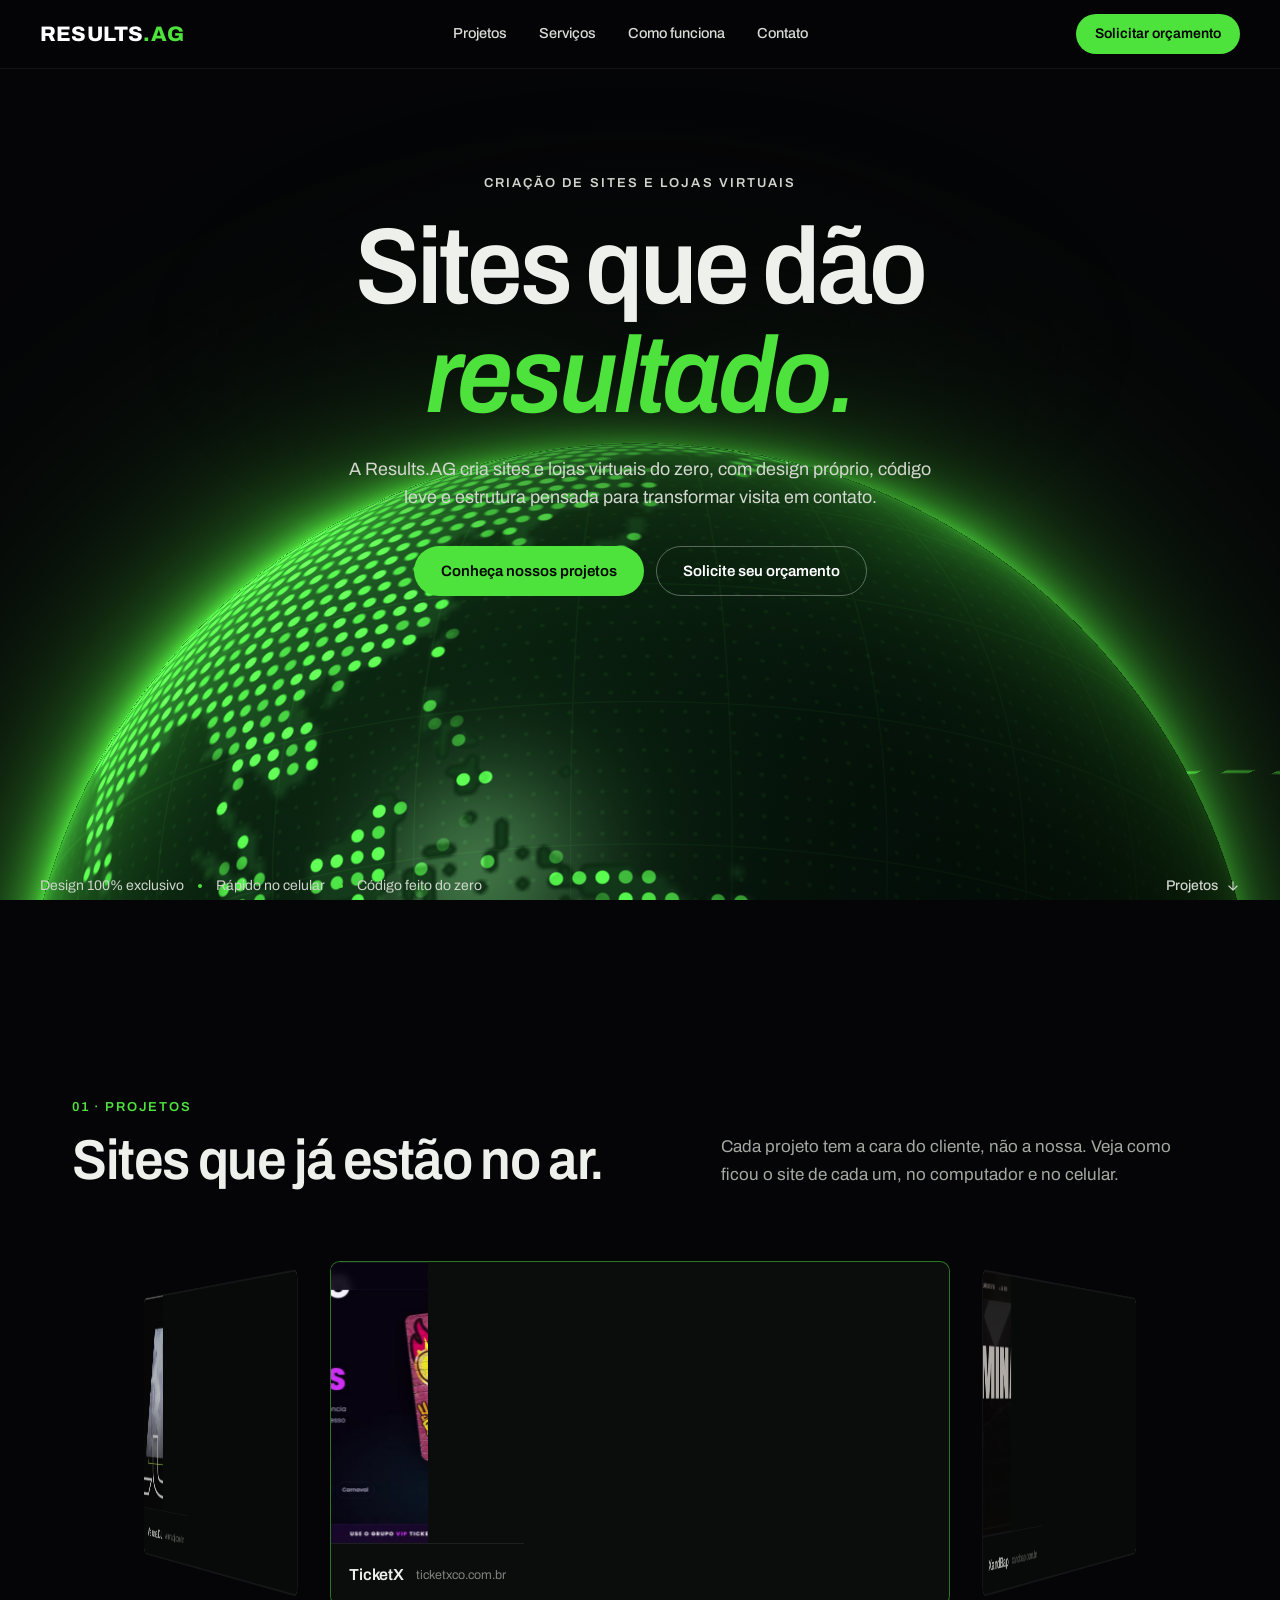
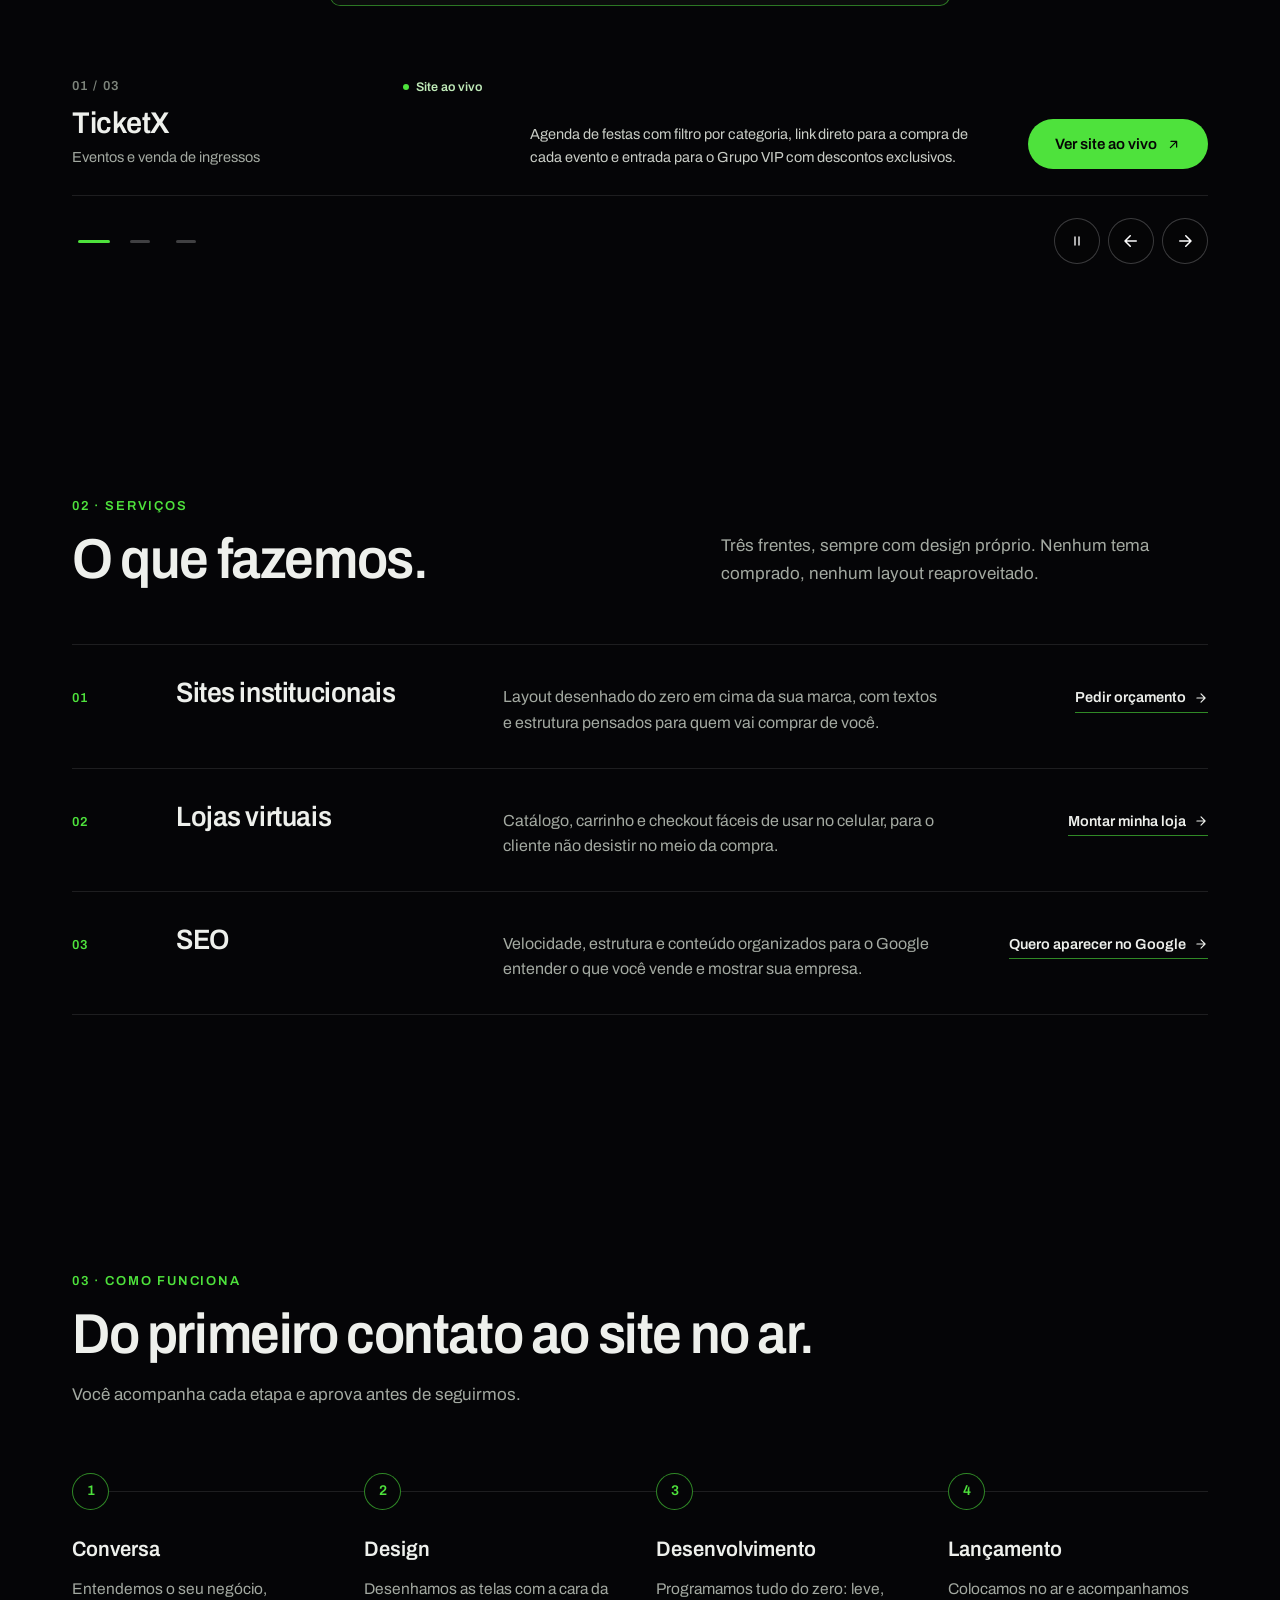
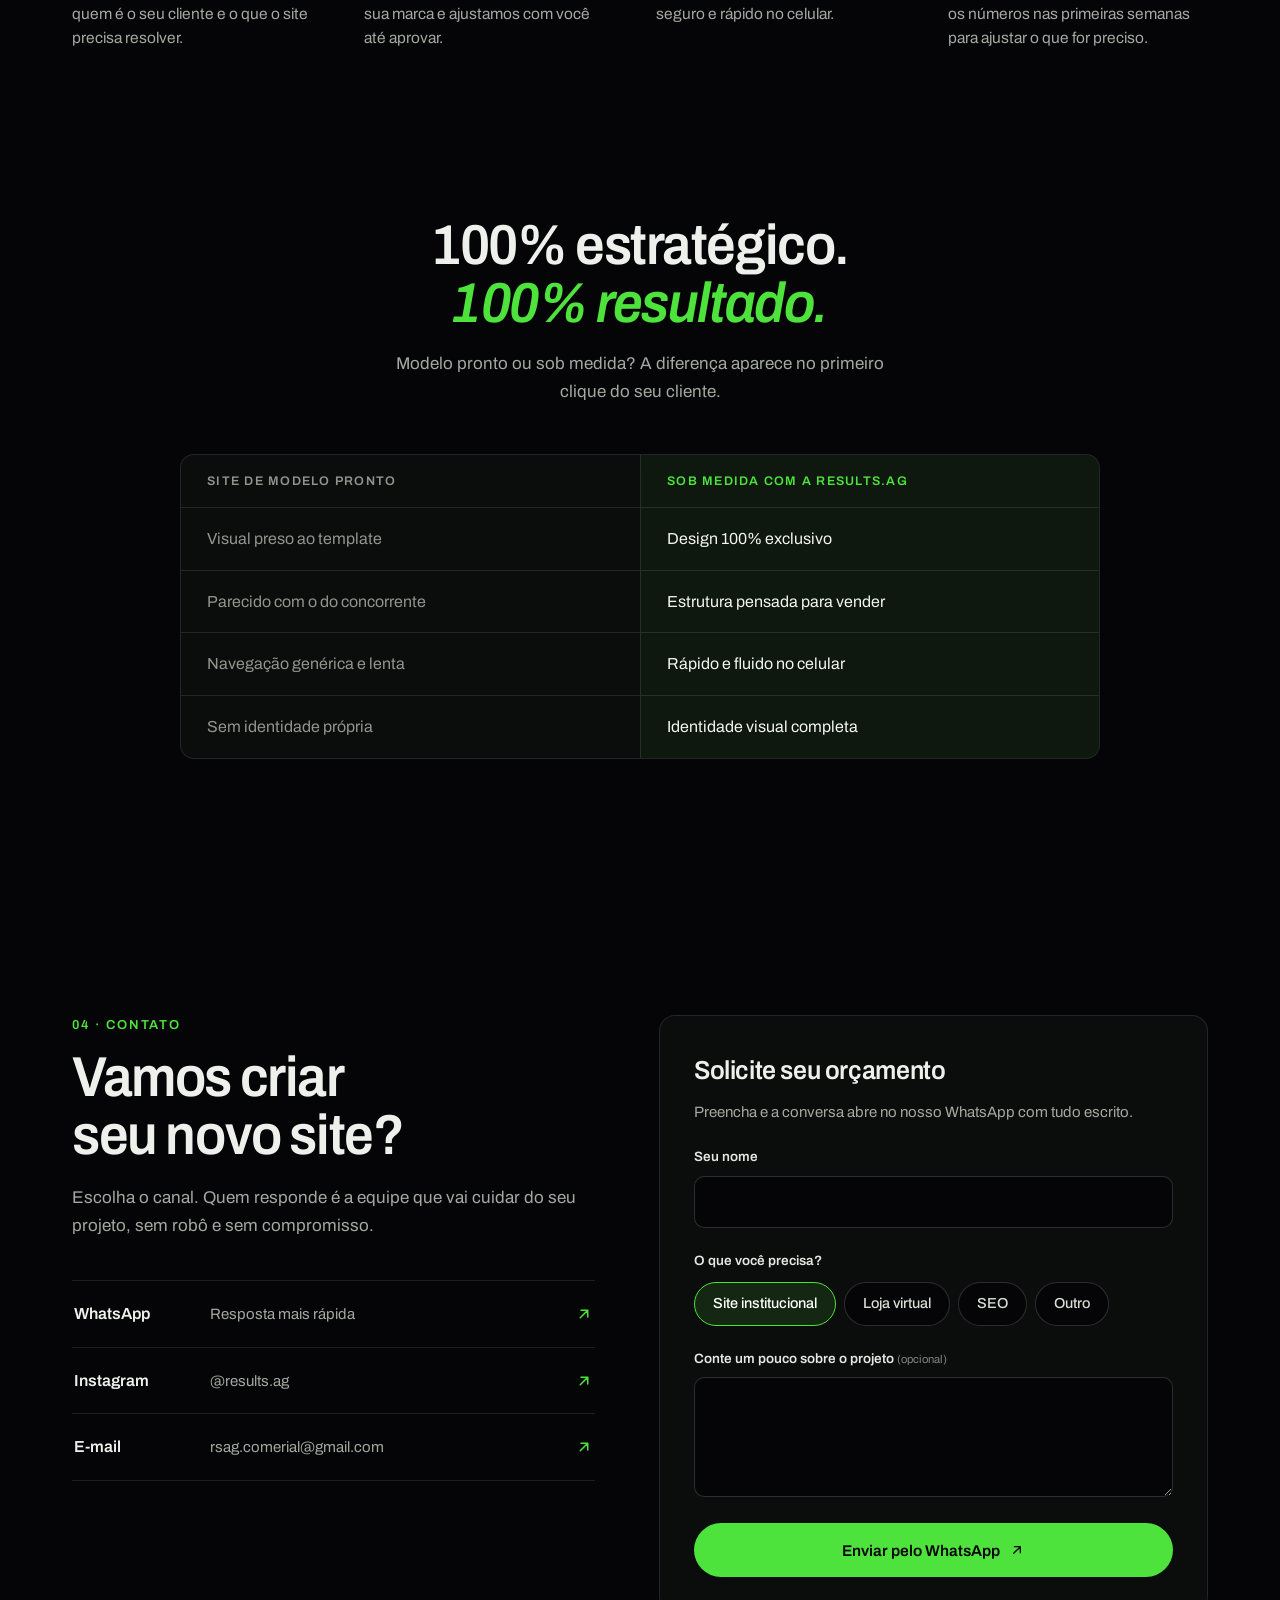
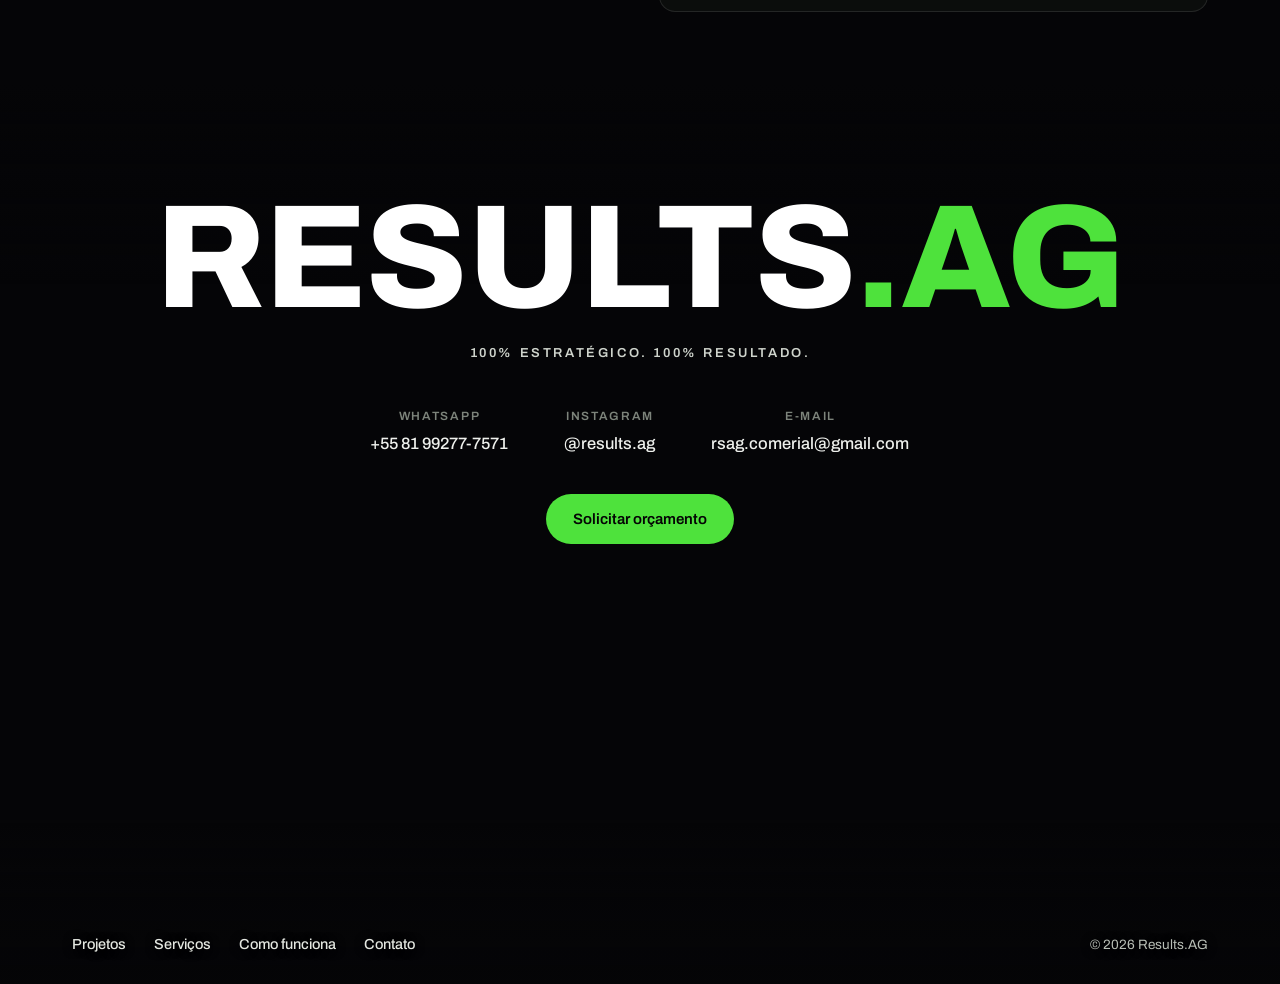
<file: index.html>
<!doctype html>
<html lang="pt-BR">
<head>
<meta charset="utf-8">
<meta name="viewport" content="width=device-width, initial-scale=1, viewport-fit=cover">
<title>Results.AG · Criação de sites e lojas virtuais sob medida</title>
<meta name="description" content="A Results.AG cria sites e lojas virtuais do zero, com design próprio, código leve e estrutura pensada para transformar visita em contato.">
<meta name="theme-color" content="#050507">
<meta name="color-scheme" content="dark">
<meta name="robots" content="index, follow">
<!-- Quando o domínio estiver definido, descomente e troque SEU-DOMINIO (e use URL absoluta no og:image):
<link rel="canonical" href="https://SEU-DOMINIO/">
<meta property="og:url" content="https://SEU-DOMINIO/">
-->
<meta property="og:type" content="website">
<meta property="og:locale" content="pt_BR">
<meta property="og:site_name" content="Results.AG">
<meta property="og:title" content="Results.AG · Criação de sites e lojas virtuais sob medida">
<meta property="og:description" content="Sites e lojas virtuais feitos do zero para a sua marca, rápidos no celular e pensados para trazer cliente.">
<meta property="og:image" content="assets/brand-globe.jpg">
<meta property="og:image:alt" content="Results.AG · Sites que dão resultado">
<meta name="twitter:card" content="summary_large_image">
<link rel="icon" href="assets/favicon.png" type="image/png">
<link rel="apple-touch-icon" href="assets/apple-touch-icon.png">
<link rel="preconnect" href="https://fonts.googleapis.com">
<link rel="preconnect" href="https://fonts.gstatic.com" crossorigin>
<link rel="stylesheet" href="https://fonts.googleapis.com/css2?family=Archivo:ital,wdth,wght@0,62..125,300..800;1,62..125,400..700&amp;display=swap">
<link rel="stylesheet" href="assets/site.css">
<link rel="stylesheet" href="assets/static.css">
<script>(function(d){d.classList.add('js');try{if(!matchMedia('(prefers-reduced-motion: reduce)').matches&&!sessionStorage.getItem('rsIntro'))d.classList.add('rg-intro-on');}catch(e){}})(document.documentElement);</script>
<script type="application/ld+json">{"@context":"https://schema.org","@type":"ProfessionalService","name":"Results.AG","description":"Criação de sites e lojas virtuais sob medida, com design próprio, código leve e SEO.","image":"assets/brand-globe.jpg","telephone":"+55-81-99277-7571","email":"rsag.comerial@gmail.com","areaServed":"BR","sameAs":["https://instagram.com/results.ag"]}</script>
</head>
<body>
<div class="rg" id="rg">
<div class="rg-globe" aria-hidden="true"><canvas id="rg-globe" data-keys='[{"p": 0, "x": 0.5, "y": 1.18, "ym": 1.0, "r": 0.55, "a": 1}, {"p": 0.14, "x": 0.88, "y": 0.46, "r": 0.4, "a": 0.32}, {"p": 0.36, "x": 0.1, "y": 0.56, "r": 0.44, "a": 0.32}, {"p": 0.58, "x": 0.88, "y": 0.52, "r": 0.36, "a": 0.36}, {"p": 0.84, "x": 0.8, "y": 0.5, "r": 0.46, "a": 0.4}, {"p": 1, "x": 0.5, "y": 1.47, "ym": 1.15, "r": 0.74, "a": 1}]'></canvas><img class="rg-globe-fallback" src="assets/globe-green-still.jpg" alt="" hidden></div>

<button class="rg-intro" id="rg-intro" type="button" aria-label="Pular abertura" hidden><span class="rg-intro-wrap"><canvas class="rg-intro-gl" aria-hidden="true"></canvas><canvas class="rg-intro-2d" aria-hidden="true"></canvas><span class="rg-intro-skip" aria-hidden="true">Toque ou clique para pular</span></span></button>

<button class="menu-scrim" type="button" aria-label="Fechar menu" tabindex="-1" hidden></button>

<header class="nav">
<div class="nav-in">
<a class="logo" href="index.html" aria-label="Results.AG, voltar ao início">RESULTS<span>.AG</span></a>
<nav class="nav-links" aria-label="Principal">
<a href="projetos.html">Projetos</a>
<a href="#servicos">Serviços</a>
<a href="#como-funciona">Como funciona</a>
<a href="contato.html">Contato</a>
</nav>
<a class="btn btn-sm btn-green nav-cta" href="#orcamento">Solicitar orçamento</a>
<button class="burger" type="button" aria-label="Abrir menu" aria-expanded="false" aria-controls="menu"><svg width="18" height="12" viewBox="0 0 18 12" fill="none" aria-hidden="true"><path d="M1 2h16M1 10h16" stroke="currentColor" stroke-width="1.6" stroke-linecap="round"></path></svg></button>
<nav class="menu" id="menu" aria-label="Menu" hidden>
<a href="projetos.html"><i>01</i>Projetos</a>
<a href="#servicos"><i>02</i>Serviços</a>
<a href="#como-funciona"><i>03</i>Como funciona</a>
<a href="contato.html"><i>04</i>Contato</a>
<a class="btn btn-lg btn-green" href="#orcamento">Solicitar orçamento</a>
</nav>
</div>
</header>

<main>
<section class="sec hero" aria-labelledby="hero-title">
<div class="hero-scrim" aria-hidden="true"></div>
<div class="hero-inner">
<p class="eyebrow rise">Criação de sites e lojas virtuais</p>
<h1 class="h-hero" id="hero-title"><span class="ln"><span class="ln-i">Sites que dão</span></span><span class="ln"><span class="ln-i"><em>resultado.</em></span></span></h1>
<p class="sub rise d1">A Results.AG cria sites e lojas virtuais do zero, com design próprio, código leve e estrutura pensada para transformar visita em contato.</p>
<div class="ctas rise d2">
<a class="btn btn-lg btn-green" href="#projetos">Conheça nossos projetos</a>
<a class="btn btn-lg btn-line" href="#orcamento">Solicite seu orçamento</a>
</div>
</div>
<div class="hero-foot rise d3">
<ul class="facts">
<li>Design 100% exclusivo</li>
<li>Rápido no celular</li>
<li>Código feito do zero</li>
</ul>
<a class="scroll-cue" href="#projetos" aria-label="Ir para os projetos">Projetos<svg width="14" height="14" viewBox="0 0 24 24" fill="none" aria-hidden="true"><path d="M12 5v14M19 12l-7 7-7-7" stroke="currentColor" stroke-width="2" stroke-linecap="round" stroke-linejoin="round"></path></svg></a>
</div>
</section>

<section class="sec sec-pad" id="projetos" aria-labelledby="proj-title" style="padding-bottom: 104px">
<div class="wrap">
<header class="sec-head">
<div>
<p class="sec-index">01 · Projetos</p>
<h2 class="h2" id="proj-title">Sites que já estão no ar.</h2>
</div>
<p class="lead">Cada projeto tem a cara do cliente, não a nossa. Veja como ficou o site de cada um, no computador e no celular.</p>
</header>
</div>
<div class="cc">
<div class="cc-stage" id="cc-stage" tabindex="0" role="region" aria-roledescription="carrossel" aria-label="Sites publicados pela Results.AG. Use as setas do teclado para trocar de projeto.">
<div class="cc-ring" id="cc-ring">

<div class="cc-panel" style="--i: 0; --o: 0">
<div class="cc-rise">
<button class="cc-card" data-k="0" type="button" tabindex="-1" aria-label="Trazer TicketX para a frente">
<span class="cc-img"><span class="cc-fb">ticketxco.com.br</span><img src="assets/ticketx-poster.jpg" alt="Página inicial do site da TicketX no computador, com a agenda de festas disponíveis" width="1280" height="584" loading="lazy" decoding="async" draggable="false"></span>
<span class="cc-cap"><b>TicketX</b><span>ticketxco.com.br</span></span>
<span class="cc-shade"></span>
</button>
</div>
</div>

<div class="cc-panel" style="--i: 1; --o: 1">
<div class="cc-rise">
<button class="cc-card" data-k="1" type="button" tabindex="-1" aria-label="Trazer XandBap para a frente">
<span class="cc-img"><span class="cc-fb">xandbap.com.br</span><img src="assets/xandbap-poster.jpg" alt="Página inicial do site do DJ XandBap no computador, com a chamada O funk que domina a pista" width="1280" height="584" loading="lazy" decoding="async" draggable="false"></span>
<span class="cc-cap"><b>XandBap</b><span>xandbap.com.br</span></span>
<span class="cc-shade"></span>
</button>
</div>
</div>

<div class="cc-panel" style="--i: 2; --o: 5">
<div class="cc-rise">
<button class="cc-card" data-k="2" type="button" tabindex="-1" aria-label="Trazer Veluna DJ para a frente">
<span class="cc-img"><span class="cc-fb">velunadj.com.br</span><img src="assets/veluna-poster.jpg" alt="Página inicial do site do DJ Veluna no computador, com a chamada Uma nova energia para o seu evento" width="1280" height="584" loading="lazy" decoding="async" draggable="false"></span>
<span class="cc-cap"><b>Veluna DJ</b><span>velunadj.com.br</span></span>
<span class="cc-shade"></span>
</button>
</div>
</div>

<div class="cc-panel" aria-hidden="true" style="--i: 3; --o: 2">
<div class="cc-rise">
<button class="cc-card" data-k="3" type="button" tabindex="-1" aria-label="Trazer TicketX para a frente">
<span class="cc-img"><span class="cc-fb">ticketxco.com.br</span><img src="assets/ticketx-poster.jpg" alt="Página inicial do site da TicketX no computador, com a agenda de festas disponíveis" width="1280" height="584" loading="lazy" decoding="async" draggable="false"></span>
<span class="cc-cap"><b>TicketX</b><span>ticketxco.com.br</span></span>
<span class="cc-shade"></span>
</button>
</div>
</div>

<div class="cc-panel" aria-hidden="true" style="--i: 4; --o: 4">
<div class="cc-rise">
<button class="cc-card" data-k="4" type="button" tabindex="-1" aria-label="Trazer XandBap para a frente">
<span class="cc-img"><span class="cc-fb">xandbap.com.br</span><img src="assets/xandbap-poster.jpg" alt="Página inicial do site do DJ XandBap no computador, com a chamada O funk que domina a pista" width="1280" height="584" loading="lazy" decoding="async" draggable="false"></span>
<span class="cc-cap"><b>XandBap</b><span>xandbap.com.br</span></span>
<span class="cc-shade"></span>
</button>
</div>
</div>

<div class="cc-panel" aria-hidden="true" style="--i: 5; --o: 3">
<div class="cc-rise">
<button class="cc-card" data-k="5" type="button" tabindex="-1" aria-label="Trazer Veluna DJ para a frente">
<span class="cc-img"><span class="cc-fb">velunadj.com.br</span><img src="assets/veluna-poster.jpg" alt="Página inicial do site do DJ Veluna no computador, com a chamada Uma nova energia para o seu evento" width="1280" height="584" loading="lazy" decoding="async" draggable="false"></span>
<span class="cc-cap"><b>Veluna DJ</b><span>velunadj.com.br</span></span>
<span class="cc-shade"></span>
</button>
</div>
</div>

</div>
</div>
<div class="wrap">
<div class="cc-info" aria-live="polite">
<div>
<div class="work-top"><span class="work-n" id="cc-n">01 / 03</span><span class="live"><i></i>Site ao vivo</span></div>
<h3 id="cc-name">TicketX</h3>
<p class="work-seg" id="cc-seg">Eventos e venda de ingressos</p>
</div>
<p class="work-desc" id="cc-desc">Agenda de festas com filtro por categoria, link direto para a compra de cada evento e entrada para o Grupo VIP com descontos exclusivos.</p>
<div class="work-cta">
<a class="btn btn-lg btn-green" id="cc-url" href="https://ticketxco.com.br/" target="_blank" rel="noopener noreferrer">Ver site ao vivo<svg width="15" height="15" viewBox="0 0 24 24" fill="none" aria-hidden="true"><path d="M7 17 17 7M8 7h9v9" stroke="currentColor" stroke-width="2" stroke-linecap="round" stroke-linejoin="round"></path></svg><span class="sr">(abre em nova aba)</span></a>
</div>
</div>
<div class="cc-ctrl">
<div class="car-dots" role="group" aria-label="Escolher projeto">

<button data-i="0" class="car-dot is-on" type="button" aria-label="Mostrar TicketX" aria-current="true"><i></i></button>

<button data-i="1" class="car-dot " type="button" aria-label="Mostrar XandBap" aria-current="false"><i></i></button>

<button data-i="2" class="car-dot " type="button" aria-label="Mostrar Veluna DJ" aria-current="false"><i></i></button>

</div>
<div class="car-btns">
<button class="car-btn" id="cc-pause" type="button" aria-label="Pausar rotação automática">
<svg class="ic-play" width="16" height="16" viewBox="0 0 24 24" fill="none" aria-hidden="true"><path d="M8 5.5v13l10-6.5-10-6.5Z" stroke="currentColor" stroke-width="1.8" stroke-linejoin="round"></path></svg>
<svg class="ic-pause" width="16" height="16" viewBox="0 0 24 24" fill="none" aria-hidden="true"><path d="M9 6v12M15 6v12" stroke="currentColor" stroke-width="2" stroke-linecap="round"></path></svg>
</button>
<button class="car-btn" type="button" id="cc-prev" aria-label="Projeto anterior"><svg width="18" height="18" viewBox="0 0 24 24" fill="none" aria-hidden="true"><path d="M19 12H5M11 5l-7 7 7 7" stroke="currentColor" stroke-width="2" stroke-linecap="round" stroke-linejoin="round"></path></svg></button>
<button class="car-btn" type="button" id="cc-next" aria-label="Próximo projeto"><svg width="18" height="18" viewBox="0 0 24 24" fill="none" aria-hidden="true"><path d="M5 12h14M13 5l7 7-7 7" stroke="currentColor" stroke-width="2" stroke-linecap="round" stroke-linejoin="round"></path></svg></button>
</div>
</div>
</div>
</div>
</section>

<section class="sec sec-pad" id="servicos" aria-labelledby="serv-title">
<div class="wrap">
<header class="sec-head">
<div>
<p class="sec-index">02 · Serviços</p>
<h2 class="h2" id="serv-title">O que fazemos.</h2>
</div>
<p class="lead">Três frentes, sempre com design próprio. Nenhum tema comprado, nenhum layout reaproveitado.</p>
</header>
<ol class="svc-list">
<li class="svc">
<span class="svc-n" aria-hidden="true">01</span>
<h3>Sites institucionais</h3>
<p>Layout desenhado do zero em cima da sua marca, com textos e estrutura pensados para quem vai comprar de você.</p>
<a class="svc-link" href="#orcamento" data-tipo="Site institucional">Pedir orçamento<span class="sr"> de site institucional</span><svg width="14" height="14" viewBox="0 0 24 24" fill="none" aria-hidden="true"><path d="M5 12h14M12 5l7 7-7 7" stroke="currentColor" stroke-width="2" stroke-linecap="round" stroke-linejoin="round"></path></svg></a>
</li>
<li class="svc">
<span class="svc-n" aria-hidden="true">02</span>
<h3>Lojas virtuais</h3>
<p>Catálogo, carrinho e checkout fáceis de usar no celular, para o cliente não desistir no meio da compra.</p>
<a class="svc-link" href="#orcamento" data-tipo="Loja virtual">Montar minha loja<span class="sr"> virtual</span><svg width="14" height="14" viewBox="0 0 24 24" fill="none" aria-hidden="true"><path d="M5 12h14M12 5l7 7-7 7" stroke="currentColor" stroke-width="2" stroke-linecap="round" stroke-linejoin="round"></path></svg></a>
</li>
<li class="svc">
<span class="svc-n" aria-hidden="true">03</span>
<h3>SEO</h3>
<p>Velocidade, estrutura e conteúdo organizados para o Google entender o que você vende e mostrar sua empresa.</p>
<a class="svc-link" href="#orcamento" data-tipo="SEO">Quero aparecer no Google<svg width="14" height="14" viewBox="0 0 24 24" fill="none" aria-hidden="true"><path d="M5 12h14M12 5l7 7-7 7" stroke="currentColor" stroke-width="2" stroke-linecap="round" stroke-linejoin="round"></path></svg></a>
</li>
</ol>
</div>
</section>

<section class="sec sec-pad" id="como-funciona" aria-labelledby="steps-title">
<div class="wrap">
<p class="sec-index">03 · Como funciona</p>
<h2 class="h2" id="steps-title">Do primeiro contato ao site no ar.</h2>
<p class="lead" style="margin-top: 18px">Você acompanha cada etapa e aprova antes de seguirmos.</p>
<ol class="steps">
<li class="step"><span class="step-n">1</span><h3>Conversa</h3><p>Entendemos o seu negócio, quem é o seu cliente e o que o site precisa resolver.</p></li>
<li class="step"><span class="step-n">2</span><h3>Design</h3><p>Desenhamos as telas com a cara da sua marca e ajustamos com você até aprovar.</p></li>
<li class="step"><span class="step-n">3</span><h3>Desenvolvimento</h3><p>Programamos tudo do zero: leve, seguro e rápido no celular.</p></li>
<li class="step"><span class="step-n">4</span><h3>Lançamento</h3><p>Colocamos no ar e acompanhamos os números nas primeiras semanas para ajustar o que for preciso.</p></li>
</ol>
</div>
</section>

<section class="sec sec-pad" aria-labelledby="cmp-title" style="padding-top: 24px">
<div class="wrap">
<header class="compare-head">
<h2 class="h2" id="cmp-title">100% estratégico. <em>100% resultado.</em></h2>
<p class="lead">Modelo pronto ou sob medida? A diferença aparece no primeiro clique do seu cliente.</p>
</header>
<div class="cmp-table" role="table" aria-label="Site de modelo pronto comparado ao site sob medida">
<div class="cmp-row cmp-row--head" role="row"><span role="columnheader">Site de modelo pronto</span><span role="columnheader">Sob medida com a Results.AG</span></div>
<div class="cmp-row" role="row"><span role="cell">Visual preso ao template</span><span role="cell">Design 100% exclusivo</span></div>
<div class="cmp-row" role="row"><span role="cell">Parecido com o do concorrente</span><span role="cell">Estrutura pensada para vender</span></div>
<div class="cmp-row" role="row"><span role="cell">Navegação genérica e lenta</span><span role="cell">Rápido e fluido no celular</span></div>
<div class="cmp-row" role="row"><span role="cell">Sem identidade própria</span><span role="cell">Identidade visual completa</span></div>
</div>
</div>
</section>

<section class="sec sec-pad" id="contato" aria-labelledby="contact-title" style="padding-bottom: 72px">
<div class="wrap contato-grid">
<div class="contato-copy">
<p class="sec-index">04 · Contato</p>
<h2 class="h2" id="contact-title">Vamos criar seu novo site?</h2>
<p class="lead">Escolha o canal. Quem responde é a equipe que vai cuidar do seu projeto, sem robô e sem compromisso.</p>
<ul class="channels">
<li><a class="channel" href="https://wa.me/5581992777571?text=Ol%C3%A1!%20Quero%20criar%20meu%20site%20com%20a%20Results.AG" target="_blank" rel="noopener noreferrer"><span class="ch-name">WhatsApp</span><span class="ch-detail">Resposta mais rápida</span><svg class="ch-go" width="18" height="18" viewBox="0 0 24 24" fill="none" aria-hidden="true"><path d="M7 17 17 7M8 7h9v9" stroke="currentColor" stroke-width="2" stroke-linecap="round" stroke-linejoin="round"></path></svg><span class="sr">(abre em nova aba)</span></a></li>
<li><a class="channel" href="https://instagram.com/results.ag" target="_blank" rel="noopener noreferrer"><span class="ch-name">Instagram</span><span class="ch-detail">@results.ag</span><svg class="ch-go" width="18" height="18" viewBox="0 0 24 24" fill="none" aria-hidden="true"><path d="M7 17 17 7M8 7h9v9" stroke="currentColor" stroke-width="2" stroke-linecap="round" stroke-linejoin="round"></path></svg><span class="sr">(abre em nova aba)</span></a></li>
<li><a class="channel" href="mailto:rsag.comerial@gmail.com"><span class="ch-name">E-mail</span><span class="ch-detail">rsag.comerial@gmail.com</span><svg class="ch-go" width="18" height="18" viewBox="0 0 24 24" fill="none" aria-hidden="true"><path d="M7 17 17 7M8 7h9v9" stroke="currentColor" stroke-width="2" stroke-linecap="round" stroke-linejoin="round"></path></svg></a></li>
</ul>
</div>
<form class="quote" id="orcamento" novalidate aria-labelledby="quote-title">
<h3 id="quote-title">Solicite seu orçamento</h3>
<p class="quote-note">Preencha e a conversa abre no nosso WhatsApp com tudo escrito.</p>
<div class="field">
<label for="q-nome">Seu nome</label>
<input class="input" id="q-nome" name="nome" type="text" autocomplete="name" aria-invalid="false" aria-describedby="q-nome-err">
<p class="field-err" id="q-nome-err" hidden>Escreva seu nome para a gente saber com quem fala.</p>
</div>
<fieldset class="field">
<legend>O que você precisa?</legend>
<div class="chips">

<label class="chip"><input type="radio" name="tipo" value="Site institucional" checked><span class="chip-face">Site institucional</span></label>

<label class="chip"><input type="radio" name="tipo" value="Loja virtual" ><span class="chip-face">Loja virtual</span></label>

<label class="chip"><input type="radio" name="tipo" value="SEO" ><span class="chip-face">SEO</span></label>

<label class="chip"><input type="radio" name="tipo" value="Outro projeto" ><span class="chip-face">Outro</span></label>

</div>
</fieldset>
<div class="field">
<label for="q-msg">Conte um pouco sobre o projeto <small>(opcional)</small></label>
<textarea class="input" id="q-msg" name="mensagem" rows="3"></textarea>
</div>
<button class="btn btn-lg btn-green quote-send" type="submit">Enviar pelo WhatsApp<svg width="16" height="16" viewBox="0 0 24 24" fill="none" aria-hidden="true"><path d="M7 17 17 7M8 7h9v9" stroke="currentColor" stroke-width="2" stroke-linecap="round" stroke-linejoin="round"></path></svg><span class="sr">(abre em nova aba)</span></button>
</form>
</div>
</section>
</main>

<footer class="foot" aria-label="Rodapé">
<div class="wrap foot-wrap">
<a class="foot-logo" href="index.html" aria-label="Results.AG, voltar ao início">RESULTS<span>.AG</span></a>
<p class="foot-tag">100% estratégico. 100% resultado.</p>
<ul class="foot-contacts">
<li><span class="fc-label">WhatsApp</span><a href="https://wa.me/5581992777571?text=Ol%C3%A1!%20Quero%20criar%20meu%20site%20com%20a%20Results.AG" target="_blank" rel="noopener noreferrer">+55 81 99277-7571<span class="sr"> (abre em nova aba)</span></a></li>
<li><span class="fc-label">Instagram</span><a href="https://instagram.com/results.ag" target="_blank" rel="noopener noreferrer">@results.ag<span class="sr"> (abre em nova aba)</span></a></li>
<li><span class="fc-label">E-mail</span><a href="mailto:rsag.comerial@gmail.com">rsag.comerial@gmail.com</a></li>
</ul>
<div class="foot-cta"><a class="btn btn-lg btn-green" href="#orcamento">Solicitar orçamento</a></div>
</div>
<div class="foot-base">
<div class="wrap foot-base-in">
<nav aria-label="Links do rodapé">
<a href="projetos.html">Projetos</a>
<a href="#servicos">Serviços</a>
<a href="#como-funciona">Como funciona</a>
<a href="contato.html">Contato</a>
</nav>
<p class="foot-copy">© 2026 Results.AG</p>
</div>
</div>
</footer>

<a class="dock" href="https://wa.me/5581992777571?text=Ol%C3%A1!%20Quero%20criar%20meu%20site%20com%20a%20Results.AG" target="_blank" rel="noopener noreferrer" tabindex="-1" aria-hidden="true"><svg width="18" height="18" viewBox="0 0 24 24" fill="none" aria-hidden="true"><path d="M21 11.5a8.4 8.4 0 0 1-12.3 7.4L3 21l1.9-5.7A8.5 8.5 0 1 1 21 11.5z" stroke="currentColor" stroke-width="2" stroke-linecap="round" stroke-linejoin="round"></path></svg>Chamar no WhatsApp</a>
</div>
<script src="assets/js/globe.js" defer></script>
<script src="assets/js/intro.js" defer></script>
<script src="assets/js/site.js" defer></script>
</body>
</html>
</file>
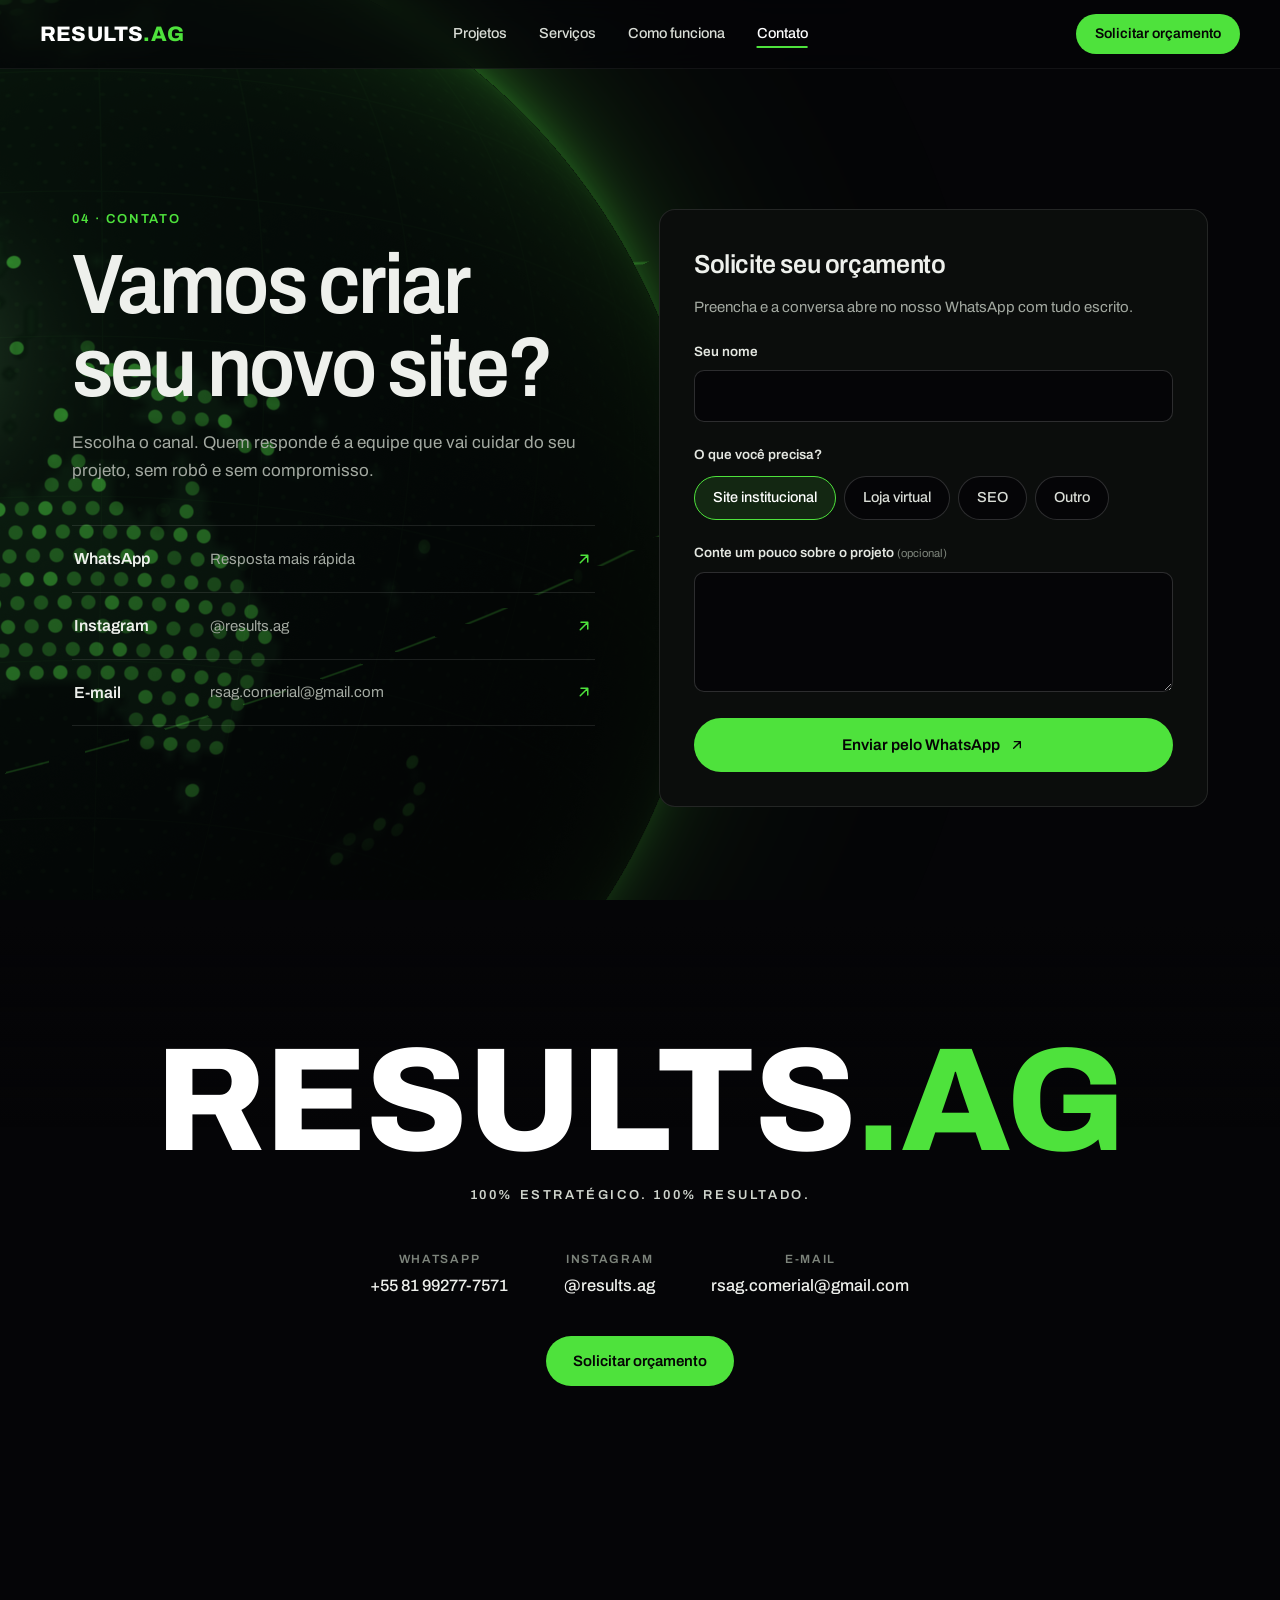
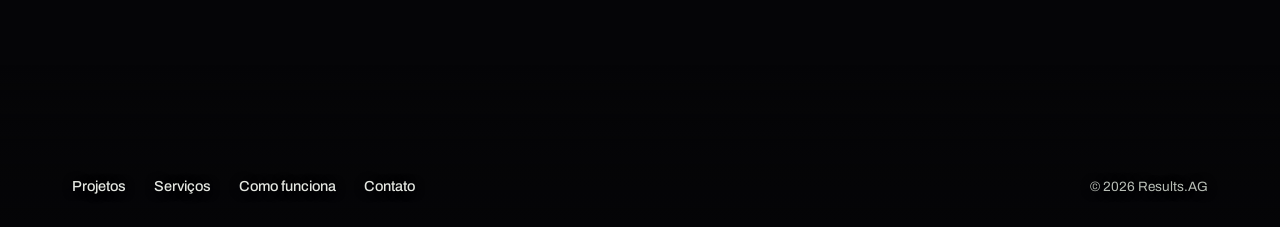
<file: contato.html>
<!doctype html>
<html lang="pt-BR">
<head>
<meta charset="utf-8">
<meta name="viewport" content="width=device-width, initial-scale=1, viewport-fit=cover">
<title>Contato · Results.AG</title>
<meta name="description" content="A Results.AG cria sites e lojas virtuais do zero, com design próprio, código leve e estrutura pensada para transformar visita em contato.">
<meta name="theme-color" content="#050507">
<meta name="color-scheme" content="dark">
<meta property="og:type" content="website">
<meta property="og:locale" content="pt_BR">
<meta property="og:site_name" content="Results.AG">
<meta property="og:title" content="Contato · Results.AG">
<link rel="icon" href="assets/favicon.png" type="image/png">
<link rel="apple-touch-icon" href="assets/apple-touch-icon.png">
<meta property="og:image" content="assets/brand-globe.jpg">
<link rel="preconnect" href="https://fonts.googleapis.com">
<link rel="preconnect" href="https://fonts.gstatic.com" crossorigin>
<link rel="stylesheet" href="https://fonts.googleapis.com/css2?family=Archivo:ital,wdth,wght@0,62..125,300..800;1,62..125,400..700&amp;display=swap">
<link rel="stylesheet" href="assets/site.css">
<link rel="stylesheet" href="assets/static.css">
<script>document.documentElement.classList.add('js');</script>
</head>
<body>
<div class="rg" id="rg">
<div class="rg-globe" aria-hidden="true"><canvas id="rg-globe" data-keys='[{"p": 0, "x": 0.06, "y": 0.62, "ym": 0.95, "r": 0.56, "a": 0.5}, {"p": 1, "x": 0.5, "y": 1.47, "ym": 1.15, "r": 0.74, "a": 1}]'></canvas><img class="rg-globe-fallback" src="assets/globe-green-still.jpg" alt="" hidden></div>

<button class="menu-scrim" type="button" aria-label="Fechar menu" tabindex="-1" hidden></button>

<header class="nav">
<div class="nav-in">
<a class="logo" href="index.html" aria-label="Results.AG, voltar ao início">RESULTS<span>.AG</span></a>
<nav class="nav-links" aria-label="Principal">
<a href="projetos.html">Projetos</a>
<a href="index.html#servicos">Serviços</a>
<a href="index.html#como-funciona">Como funciona</a>
<a href="contato.html" aria-current="page">Contato</a>
</nav>
<a class="btn btn-sm btn-green nav-cta" href="#orcamento">Solicitar orçamento</a>
<button class="burger" type="button" aria-label="Abrir menu" aria-expanded="false" aria-controls="menu"><svg width="18" height="12" viewBox="0 0 18 12" fill="none" aria-hidden="true"><path d="M1 2h16M1 10h16" stroke="currentColor" stroke-width="1.6" stroke-linecap="round"></path></svg></button>
<nav class="menu" id="menu" aria-label="Menu" hidden>
<a href="projetos.html"><i>01</i>Projetos</a>
<a href="index.html#servicos"><i>02</i>Serviços</a>
<a href="index.html#como-funciona"><i>03</i>Como funciona</a>
<a href="contato.html"><i>04</i>Contato</a>
<a class="btn btn-lg btn-green" href="#orcamento">Solicitar orçamento</a>
</nav>
</div>
</header>

<main>
<section class="sec page-contact" aria-labelledby="page-title">
<div class="wrap contato-grid">
<div class="contato-copy">
<p class="sec-index">04 · Contato</p>
<h1 class="h1" id="page-title">Vamos criar seu novo site?</h1>
<p class="lead">Escolha o canal. Quem responde é a equipe que vai cuidar do seu projeto, sem robô e sem compromisso.</p>
<ul class="channels">
<li><a class="channel" href="https://wa.me/5581992777571?text=Ol%C3%A1!%20Quero%20criar%20meu%20site%20com%20a%20Results.AG" target="_blank" rel="noopener noreferrer"><span class="ch-name">WhatsApp</span><span class="ch-detail">Resposta mais rápida</span><svg class="ch-go" width="18" height="18" viewBox="0 0 24 24" fill="none" aria-hidden="true"><path d="M7 17 17 7M8 7h9v9" stroke="currentColor" stroke-width="2" stroke-linecap="round" stroke-linejoin="round"></path></svg><span class="sr">(abre em nova aba)</span></a></li>
<li><a class="channel" href="https://instagram.com/results.ag" target="_blank" rel="noopener noreferrer"><span class="ch-name">Instagram</span><span class="ch-detail">@results.ag</span><svg class="ch-go" width="18" height="18" viewBox="0 0 24 24" fill="none" aria-hidden="true"><path d="M7 17 17 7M8 7h9v9" stroke="currentColor" stroke-width="2" stroke-linecap="round" stroke-linejoin="round"></path></svg><span class="sr">(abre em nova aba)</span></a></li>
<li><a class="channel" href="mailto:rsag.comerial@gmail.com"><span class="ch-name">E-mail</span><span class="ch-detail">rsag.comerial@gmail.com</span><svg class="ch-go" width="18" height="18" viewBox="0 0 24 24" fill="none" aria-hidden="true"><path d="M7 17 17 7M8 7h9v9" stroke="currentColor" stroke-width="2" stroke-linecap="round" stroke-linejoin="round"></path></svg></a></li>
</ul>
</div>
<form class="quote" id="orcamento" novalidate aria-labelledby="quote-title">
<h2 id="quote-title" style="margin: 0; font-size: 26px; font-weight: 600; font-stretch: 94%; letter-spacing: -0.015em">Solicite seu orçamento</h2>
<p class="quote-note">Preencha e a conversa abre no nosso WhatsApp com tudo escrito.</p>
<div class="field">
<label for="c-nome">Seu nome</label>
<input class="input" id="c-nome" name="nome" type="text" autocomplete="name" aria-invalid="false" aria-describedby="c-nome-err">
<p class="field-err" id="c-nome-err" hidden>Escreva seu nome para a gente saber com quem fala.</p>
</div>
<fieldset class="field">
<legend>O que você precisa?</legend>
<div class="chips">

<label class="chip"><input type="radio" name="tipo" value="Site institucional" checked><span class="chip-face">Site institucional</span></label>

<label class="chip"><input type="radio" name="tipo" value="Loja virtual" ><span class="chip-face">Loja virtual</span></label>

<label class="chip"><input type="radio" name="tipo" value="SEO" ><span class="chip-face">SEO</span></label>

<label class="chip"><input type="radio" name="tipo" value="Outro projeto" ><span class="chip-face">Outro</span></label>

</div>
</fieldset>
<div class="field">
<label for="c-msg">Conte um pouco sobre o projeto <small>(opcional)</small></label>
<textarea class="input" id="c-msg" name="mensagem" rows="3"></textarea>
</div>
<button class="btn btn-lg btn-green quote-send" type="submit">Enviar pelo WhatsApp<svg width="16" height="16" viewBox="0 0 24 24" fill="none" aria-hidden="true"><path d="M7 17 17 7M8 7h9v9" stroke="currentColor" stroke-width="2" stroke-linecap="round" stroke-linejoin="round"></path></svg><span class="sr">(abre em nova aba)</span></button>
</form>
</div>
</section>
</main>

<footer class="foot" aria-label="Rodapé">
<div class="wrap foot-wrap">
<a class="foot-logo" href="index.html" aria-label="Results.AG, voltar ao início">RESULTS<span>.AG</span></a>
<p class="foot-tag">100% estratégico. 100% resultado.</p>
<ul class="foot-contacts">
<li><span class="fc-label">WhatsApp</span><a href="https://wa.me/5581992777571?text=Ol%C3%A1!%20Quero%20criar%20meu%20site%20com%20a%20Results.AG" target="_blank" rel="noopener noreferrer">+55 81 99277-7571<span class="sr"> (abre em nova aba)</span></a></li>
<li><span class="fc-label">Instagram</span><a href="https://instagram.com/results.ag" target="_blank" rel="noopener noreferrer">@results.ag<span class="sr"> (abre em nova aba)</span></a></li>
<li><span class="fc-label">E-mail</span><a href="mailto:rsag.comerial@gmail.com">rsag.comerial@gmail.com</a></li>
</ul>
<div class="foot-cta"><a class="btn btn-lg btn-green" href="#orcamento">Solicitar orçamento</a></div>
</div>
<div class="foot-base">
<div class="wrap foot-base-in">
<nav aria-label="Links do rodapé">
<a href="projetos.html">Projetos</a>
<a href="index.html#servicos">Serviços</a>
<a href="index.html#como-funciona">Como funciona</a>
<a href="contato.html">Contato</a>
</nav>
<p class="foot-copy">© 2026 Results.AG</p>
</div>
</div>
</footer>
</div>
<script src="assets/js/globe.js" defer></script>
<script src="assets/js/site.js" defer></script>
</body>
</html>
</file>
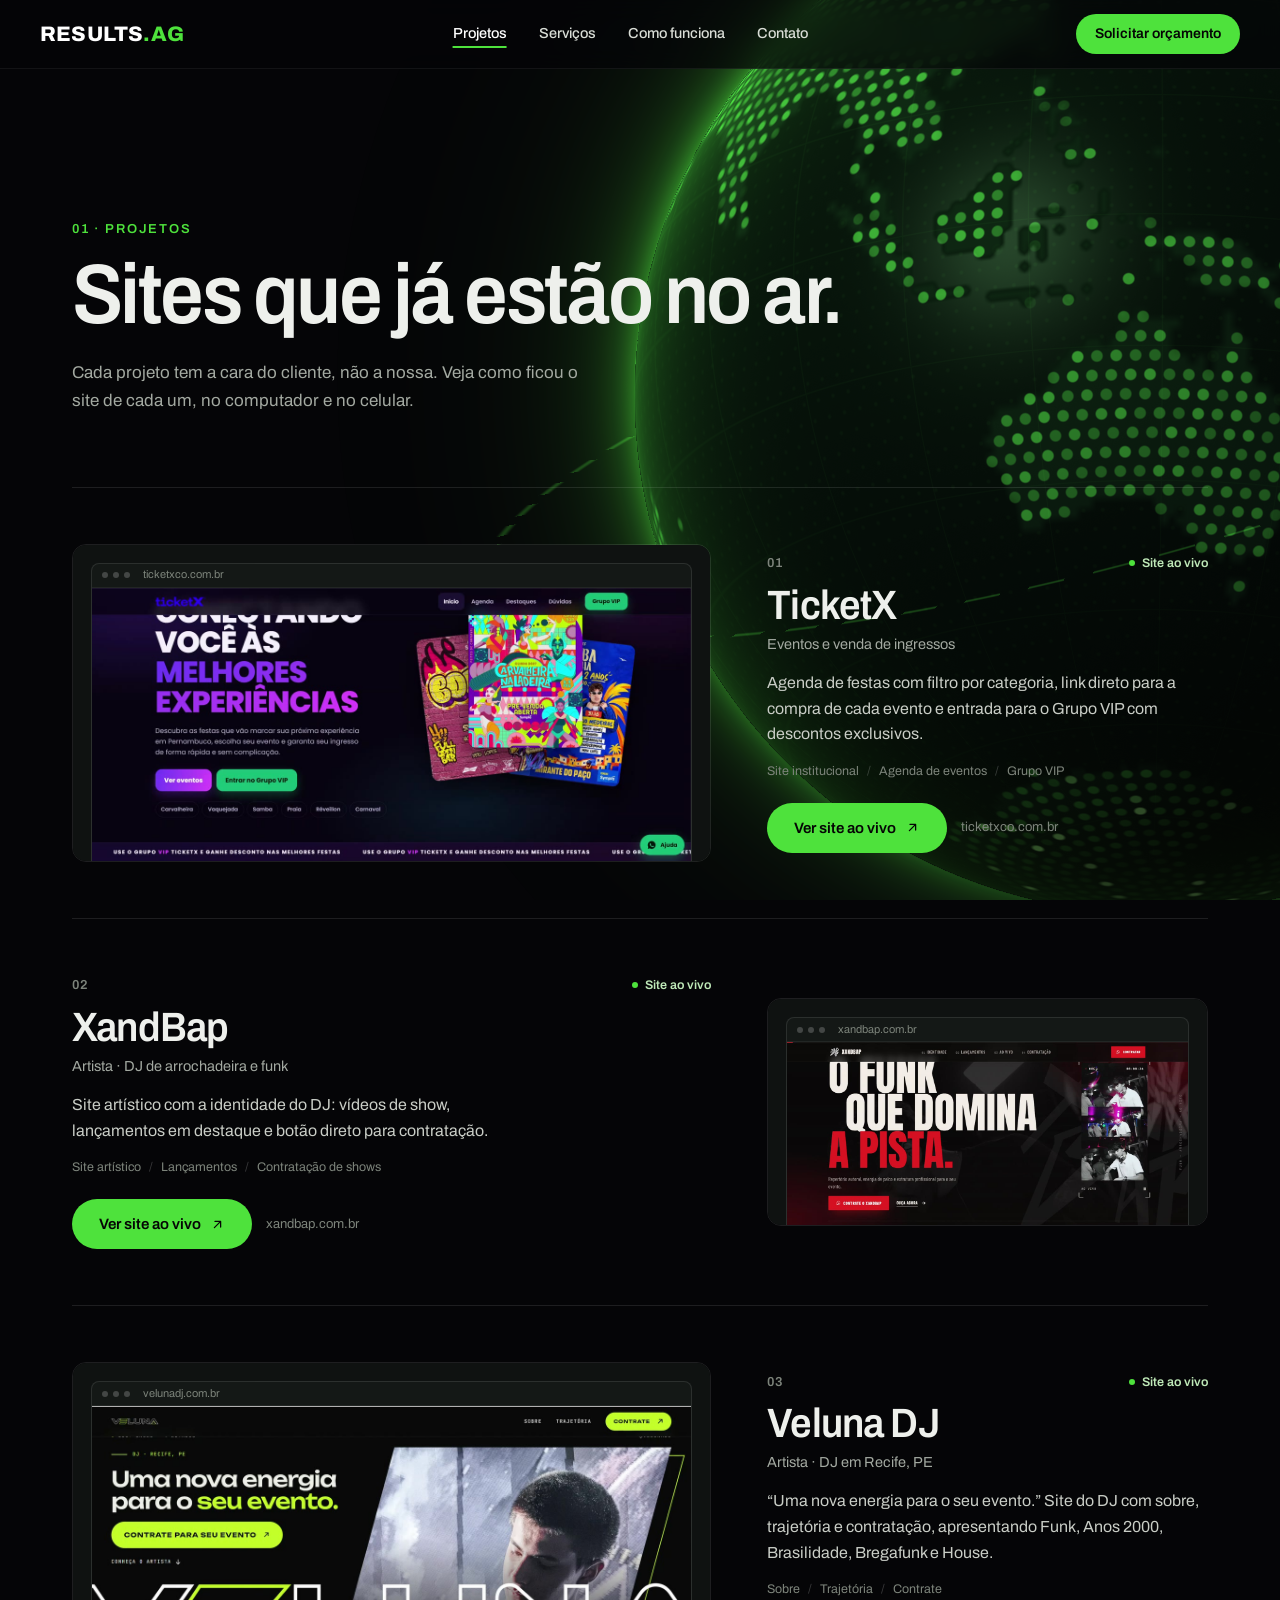
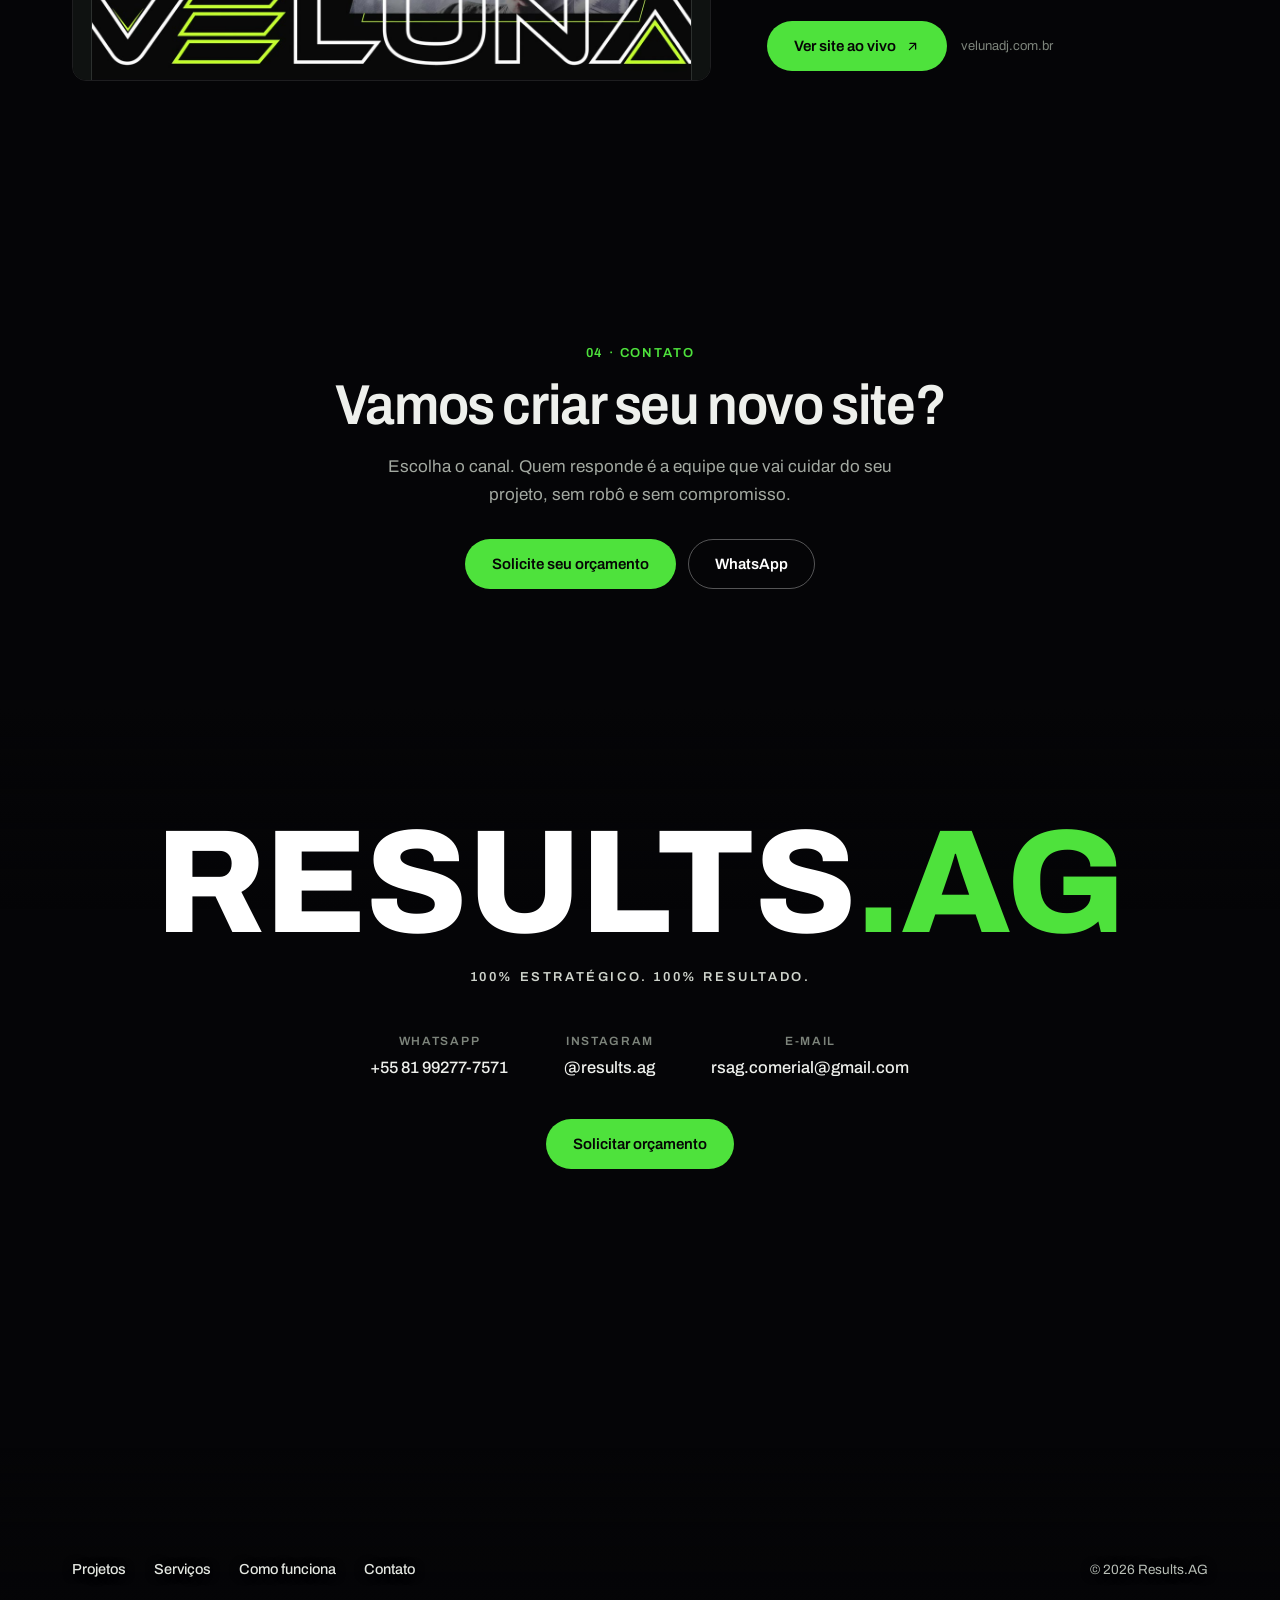
<file: projetos.html>
<!doctype html>
<html lang="pt-BR">
<head>
<meta charset="utf-8">
<meta name="viewport" content="width=device-width, initial-scale=1, viewport-fit=cover">
<title>Projetos · Results.AG</title>
<meta name="description" content="A Results.AG cria sites e lojas virtuais do zero, com design próprio, código leve e estrutura pensada para transformar visita em contato.">
<meta name="theme-color" content="#050507">
<meta name="color-scheme" content="dark">
<meta property="og:type" content="website">
<meta property="og:locale" content="pt_BR">
<meta property="og:site_name" content="Results.AG">
<meta property="og:title" content="Projetos · Results.AG">
<link rel="icon" href="assets/favicon.png" type="image/png">
<link rel="apple-touch-icon" href="assets/apple-touch-icon.png">
<meta property="og:image" content="assets/brand-globe.jpg">
<link rel="preconnect" href="https://fonts.googleapis.com">
<link rel="preconnect" href="https://fonts.gstatic.com" crossorigin>
<link rel="stylesheet" href="https://fonts.googleapis.com/css2?family=Archivo:ital,wdth,wght@0,62..125,300..800;1,62..125,400..700&amp;display=swap">
<link rel="stylesheet" href="assets/site.css">
<link rel="stylesheet" href="assets/static.css">
<script>document.documentElement.classList.add('js');</script>
</head>
<body>
<div class="rg" id="rg">
<div class="rg-globe" aria-hidden="true"><canvas id="rg-globe" data-keys='[{"p": 0, "x": 0.9, "y": 0.44, "ym": 0.66, "r": 0.46, "a": 0.6}, {"p": 0.3, "x": 0.1, "y": 0.5, "r": 0.44, "a": 0.32}, {"p": 0.62, "x": 0.9, "y": 0.5, "r": 0.4, "a": 0.32}, {"p": 0.84, "x": 0.5, "y": 0.34, "r": 0.38, "a": 0.4}, {"p": 1, "x": 0.5, "y": 1.47, "ym": 1.15, "r": 0.74, "a": 1}]'></canvas><img class="rg-globe-fallback" src="assets/globe-green-still.jpg" alt="" hidden></div>

<button class="menu-scrim" type="button" aria-label="Fechar menu" tabindex="-1" hidden></button>

<header class="nav">
<div class="nav-in">
<a class="logo" href="index.html" aria-label="Results.AG, voltar ao início">RESULTS<span>.AG</span></a>
<nav class="nav-links" aria-label="Principal">
<a href="projetos.html" aria-current="page">Projetos</a>
<a href="index.html#servicos">Serviços</a>
<a href="index.html#como-funciona">Como funciona</a>
<a href="contato.html">Contato</a>
</nav>
<a class="btn btn-sm btn-green nav-cta" href="contato.html">Solicitar orçamento</a>
<button class="burger" type="button" aria-label="Abrir menu" aria-expanded="false" aria-controls="menu"><svg width="18" height="12" viewBox="0 0 18 12" fill="none" aria-hidden="true"><path d="M1 2h16M1 10h16" stroke="currentColor" stroke-width="1.6" stroke-linecap="round"></path></svg></button>
<nav class="menu" id="menu" aria-label="Menu" hidden>
<a href="projetos.html"><i>01</i>Projetos</a>
<a href="index.html#servicos"><i>02</i>Serviços</a>
<a href="index.html#como-funciona"><i>03</i>Como funciona</a>
<a href="contato.html"><i>04</i>Contato</a>
<a class="btn btn-lg btn-green" href="contato.html">Solicitar orçamento</a>
</nav>
</div>
</header>

<main>
<section class="sec page-hero" aria-labelledby="page-title">
<div class="wrap">
<p class="sec-index">01 · Projetos</p>
<h1 class="h1" id="page-title">Sites que já estão no ar.</h1>
<p class="lead">Cada projeto tem a cara do cliente, não a nossa. Veja como ficou o site de cada um, no computador e no celular.</p>
</div>
</section>

<section class="sec" aria-label="Lista de projetos">
<div class="wrap rows">
<article class="row" aria-labelledby="p-tx">
<div class="row-media">
<div class="work-media">
<div class="frame"><div class="frame-bar"><span></span><span></span><span></span><em>ticketxco.com.br</em></div>
<div class="shot">
<img src="assets/ticketx-poster.jpg" alt="Página inicial do site da TicketX no computador, com a agenda de festas disponíveis" width="1280" height="584" loading="lazy" decoding="async">
<video src="assets/ticketx-preview.mp4" poster="assets/ticketx-poster.jpg" muted autoplay loop playsinline preload="metadata" aria-hidden="true"></video>
</div>
</div>
</div>
</div>
<div>
<div class="work-top"><span class="work-n">01</span><span class="live"><i></i>Site ao vivo</span></div>
<h2 id="p-tx">TicketX</h2>
<p class="work-seg">Eventos e venda de ingressos</p>
<p class="work-desc">Agenda de festas com filtro por categoria, link direto para a compra de cada evento e entrada para o Grupo VIP com descontos exclusivos.</p>
<ul class="work-tags" aria-label="O que foi feito"><li>Site institucional</li><li>Agenda de eventos</li><li>Grupo VIP</li></ul>
<div class="work-cta">
<a class="btn btn-lg btn-green" href="https://ticketxco.com.br/" target="_blank" rel="noopener noreferrer">Ver site ao vivo<svg width="15" height="15" viewBox="0 0 24 24" fill="none" aria-hidden="true"><path d="M7 17 17 7M8 7h9v9" stroke="currentColor" stroke-width="2" stroke-linecap="round" stroke-linejoin="round"></path></svg><span class="sr">(abre em nova aba)</span></a>
<span class="work-url">ticketxco.com.br</span>
</div>
</div>
</article>
<article class="row flip" aria-labelledby="p-xb">
<div class="row-media">
<div class="work-media">
<div class="frame"><div class="frame-bar"><span></span><span></span><span></span><em>xandbap.com.br</em></div>
<div class="shot">
<img src="assets/xandbap-poster.jpg" alt="Página inicial do site do DJ XandBap no computador, com a chamada O funk que domina a pista" width="1280" height="584" loading="lazy" decoding="async">
<video src="assets/xandbap-preview.mp4" poster="assets/xandbap-poster.jpg" muted autoplay loop playsinline preload="metadata" aria-hidden="true"></video>
</div>
</div>
</div>
</div>
<div>
<div class="work-top"><span class="work-n">02</span><span class="live"><i></i>Site ao vivo</span></div>
<h2 id="p-xb">XandBap</h2>
<p class="work-seg">Artista · DJ de arrochadeira e funk</p>
<p class="work-desc">Site artístico com a identidade do DJ: vídeos de show, lançamentos em destaque e botão direto para contratação.</p>
<ul class="work-tags" aria-label="O que foi feito"><li>Site artístico</li><li>Lançamentos</li><li>Contratação de shows</li></ul>
<div class="work-cta">
<a class="btn btn-lg btn-green" href="https://xandbap.com.br/" target="_blank" rel="noopener noreferrer">Ver site ao vivo<svg width="15" height="15" viewBox="0 0 24 24" fill="none" aria-hidden="true"><path d="M7 17 17 7M8 7h9v9" stroke="currentColor" stroke-width="2" stroke-linecap="round" stroke-linejoin="round"></path></svg><span class="sr">(abre em nova aba)</span></a>
<span class="work-url">xandbap.com.br</span>
</div>
</div>
</article>
<article class="row" aria-labelledby="p-vl">
<div class="row-media">
<div class="work-media">
<div class="frame"><div class="frame-bar"><span></span><span></span><span></span><em>velunadj.com.br</em></div>
<div class="shot">
<img src="assets/veluna-poster.jpg" alt="Página inicial do site do DJ Veluna no computador, com a chamada Uma nova energia para o seu evento" width="1280" height="584" loading="lazy" decoding="async">
<video src="assets/veluna-preview.mp4" poster="assets/veluna-poster.jpg" muted autoplay loop playsinline preload="metadata" aria-hidden="true"></video>
</div>
</div>
</div>
</div>
<div>
<div class="work-top"><span class="work-n">03</span><span class="live"><i></i>Site ao vivo</span></div>
<h2 id="p-vl">Veluna DJ</h2>
<p class="work-seg">Artista · DJ em Recife, PE</p>
<p class="work-desc">“Uma nova energia para o seu evento.” Site do DJ com sobre, trajetória e contratação, apresentando Funk, Anos 2000, Brasilidade, Bregafunk e House.</p>
<ul class="work-tags" aria-label="Seções do site"><li>Sobre</li><li>Trajetória</li><li>Contrate</li></ul>
<div class="work-cta">
<a class="btn btn-lg btn-green" href="https://velunadj.com.br/" target="_blank" rel="noopener noreferrer">Ver site ao vivo<svg width="15" height="15" viewBox="0 0 24 24" fill="none" aria-hidden="true"><path d="M7 17 17 7M8 7h9v9" stroke="currentColor" stroke-width="2" stroke-linecap="round" stroke-linejoin="round"></path></svg><span class="sr">(abre em nova aba)</span></a>
<span class="work-url">velunadj.com.br</span>
</div>
</div>
</article>
</div>
</section>

<section class="sec band" aria-labelledby="band-title">
<div class="wrap">
<p class="sec-index">04 · Contato</p>
<h2 class="h2" id="band-title">Vamos criar seu novo site?</h2>
<p class="lead">Escolha o canal. Quem responde é a equipe que vai cuidar do seu projeto, sem robô e sem compromisso.</p>
<div class="ctas">
<a class="btn btn-lg btn-green" href="contato.html">Solicite seu orçamento</a>
<a class="btn btn-lg btn-line" href="https://wa.me/5581992777571?text=Ol%C3%A1!%20Quero%20criar%20meu%20site%20com%20a%20Results.AG" target="_blank" rel="noopener noreferrer">WhatsApp<span class="sr"> (abre em nova aba)</span></a>
</div>
</div>
</section>
</main>

<footer class="foot" aria-label="Rodapé">
<div class="wrap foot-wrap">
<a class="foot-logo" href="index.html" aria-label="Results.AG, voltar ao início">RESULTS<span>.AG</span></a>
<p class="foot-tag">100% estratégico. 100% resultado.</p>
<ul class="foot-contacts">
<li><span class="fc-label">WhatsApp</span><a href="https://wa.me/5581992777571?text=Ol%C3%A1!%20Quero%20criar%20meu%20site%20com%20a%20Results.AG" target="_blank" rel="noopener noreferrer">+55 81 99277-7571<span class="sr"> (abre em nova aba)</span></a></li>
<li><span class="fc-label">Instagram</span><a href="https://instagram.com/results.ag" target="_blank" rel="noopener noreferrer">@results.ag<span class="sr"> (abre em nova aba)</span></a></li>
<li><span class="fc-label">E-mail</span><a href="mailto:rsag.comerial@gmail.com">rsag.comerial@gmail.com</a></li>
</ul>
<div class="foot-cta"><a class="btn btn-lg btn-green" href="contato.html">Solicitar orçamento</a></div>
</div>
<div class="foot-base">
<div class="wrap foot-base-in">
<nav aria-label="Links do rodapé">
<a href="projetos.html">Projetos</a>
<a href="index.html#servicos">Serviços</a>
<a href="index.html#como-funciona">Como funciona</a>
<a href="contato.html">Contato</a>
</nav>
<p class="foot-copy">© 2026 Results.AG</p>
</div>
</div>
</footer>

<a class="dock" href="https://wa.me/5581992777571?text=Ol%C3%A1!%20Quero%20criar%20meu%20site%20com%20a%20Results.AG" target="_blank" rel="noopener noreferrer" tabindex="-1" aria-hidden="true"><svg width="18" height="18" viewBox="0 0 24 24" fill="none" aria-hidden="true"><path d="M21 11.5a8.4 8.4 0 0 1-12.3 7.4L3 21l1.9-5.7A8.5 8.5 0 1 1 21 11.5z" stroke="currentColor" stroke-width="2" stroke-linecap="round" stroke-linejoin="round"></path></svg>Chamar no WhatsApp</a>
</div>
<script src="assets/js/globe.js" defer></script>
<script src="assets/js/site.js" defer></script>
</body>
</html>
</file>
<file: assets/site.css>
/* Results.AG — estilos compartilhados (tokens em :root) */
:root{--rg-green:#4ee23c;--rg-green-hi:#6cf05c;--rg-on-green:#050505;--bg:#050507;--ink:#eef0ec;--muted:#a3a9a1;--faint:#7d847b;--line:rgba(255,255,255,.1);--surface:#0b0d0c}
*{box-sizing:border-box}
body{margin:0;background:#050507;color:#eef0ec;font-family:'Archivo',-apple-system,BlinkMacSystemFont,'Segoe UI',sans-serif;font-size:16px;line-height:1.6;-webkit-font-smoothing:antialiased;-moz-osx-font-smoothing:grayscale}
a{color:var(--rg-green)}a:hover{color:#ffffff}
a:focus-visible,button:focus-visible{outline:2px solid var(--rg-green);outline-offset:3px}
.rg{position:relative;overflow:clip;background:#050507;isolation:isolate}
.sec{position:relative}
.wrap{position:relative;z-index:1;max-width:1200px;margin:0 auto;padding:0 32px}
.nav{position:sticky;top:0;z-index:20;background:rgba(5,5,7,.72);-webkit-backdrop-filter:blur(12px);backdrop-filter:blur(12px);border-bottom:1px solid rgba(255,255,255,.06)}
.nav-in{position:relative;max-width:1264px;margin:0 auto;height:68px;padding:0 32px;display:flex;align-items:center;gap:24px}
.logo{font-family:'Archivo',sans-serif;font-weight:800;font-stretch:100%;font-size:21px;letter-spacing:.01em;color:#ffffff;text-decoration:none;line-height:1;border-radius:4px}
.logo span{color:var(--rg-green)}
.logo:hover{color:#ffffff}
.nav-links{display:flex;align-items:center;gap:32px;margin:0 auto}
.nav-links a{color:#d9ddd6;text-decoration:none;font-size:14.5px;font-weight:500;transition:color .15s ease}
.nav-links a:hover{color:#ffffff}
.btn{display:inline-flex;align-items:center;justify-content:center;gap:9px;text-decoration:none;white-space:nowrap;border:1px solid transparent;cursor:pointer;font-family:inherit;font-weight:600;border-radius:999px;transition:background .15s ease,border-color .15s ease,color .15s ease}
.btn-sm{height:40px;padding:0 18px;font-size:14px}
.btn-lg{height:50px;padding:0 26px;font-size:15px}
.btn-green{background:var(--rg-green);color:var(--rg-on-green)}.btn-green:hover{background:var(--rg-green-hi);color:var(--rg-on-green)}
.btn-line{background:transparent;color:#ffffff;border-color:rgba(255,255,255,.32)}.btn-line:hover{border-color:#ffffff;color:#ffffff}
.burger{display:none;margin-left:auto;width:46px;height:44px;border-radius:999px;background:transparent;border:1px solid rgba(255,255,255,.18);align-items:center;justify-content:center;cursor:pointer;color:#eef0ec;padding:0}
.menu-scrim{position:fixed;inset:0;z-index:19;border:0;margin:0;padding:0;background:rgba(5,5,7,.4);cursor:default}
.menu{position:absolute;top:72px;right:20px;width:min(320px,calc(100vw - 40px));display:flex;flex-direction:column;background:#0b0d0c;border:1px solid var(--line);border-radius:14px;padding:8px;box-shadow:0 24px 60px rgba(0,0,0,.5);animation:menuIn .16s ease both}
.menu a{display:flex;align-items:center;gap:14px;color:#e4e7e1;text-decoration:none;font-size:15.5px;font-weight:500;padding:13px 12px;border-radius:8px}
.menu a i{font-style:normal;font-size:12px;color:var(--faint);font-weight:600;letter-spacing:.06em}
.menu a:hover{background:rgba(255,255,255,.05);color:#ffffff}
.menu a.btn{margin:8px 4px 4px;justify-content:center;color:var(--rg-on-green)}
.intro{position:fixed;inset:0;z-index:40;margin:0;border:0;width:100%;height:100%;cursor:pointer;background:linear-gradient(to top,rgba(5,5,7,.92) 0%,rgba(5,5,7,.6) 24%,rgba(5,5,7,0) 46%);color:#ffffff;font-family:inherit;display:flex;flex-direction:column;align-items:center;justify-content:flex-end;padding:0 24px max(56px,8vh);animation:introOut .9s ease 3s both}
.intro:focus-visible{outline:2px solid var(--rg-green);outline-offset:-6px}
.intro-word{display:block;overflow:hidden;font-weight:800;font-size:clamp(44px,8.2vw,112px);line-height:1;letter-spacing:.005em;padding:.06em .04em}
.intro-word span,.intro-word b{display:inline-block;animation:lineRise 1.2s cubic-bezier(.16,1,.3,1) .5s both}
.intro-word b{color:var(--rg-green);font-weight:800;animation-delay:.62s}
.intro-tag{margin-top:16px;font-size:clamp(12px,1.05vw,14px);font-weight:600;letter-spacing:.2em;text-transform:uppercase;color:#d5dad2;animation:fadeIn 1s ease 1.2s both}
.intro-skip{margin-top:26px;font-size:12.5px;color:#9aa198;animation:fadeIn .8s ease 1.6s both}
.nav{transition:opacity .8s ease}
.intro-on .nav{opacity:0}
.intro-on .hero .rise,.intro-on .hero .ln-i{animation-play-state:paused}
.hero{min-height:max(780px,100vh);display:flex;flex-direction:column;align-items:center;text-align:center;padding:104px 24px 72px}
.hero-scrim{position:absolute;inset:0;z-index:0;pointer-events:none;background:radial-gradient(ellipse 52% 38% at 50% 30%,rgba(5,5,7,.78),rgba(5,5,7,0) 74%)}
.hero-inner{position:relative;z-index:1;max-width:980px}
.eyebrow{margin:0 0 22px;font-size:13px;font-weight:600;letter-spacing:.16em;text-transform:uppercase;color:#cfd4cc}
.h-hero{margin:0;font-weight:600;font-stretch:90%;font-size:clamp(48px,8.4vw,120px);line-height:.96;letter-spacing:-.03em}
.h-hero em{font-style:italic;font-weight:600;color:var(--rg-green)}
.ln{display:block;overflow:hidden;padding:.08em .08em .06em;margin:-.08em -.08em -.06em}
.ln-i{display:block;animation:lineRise 1.05s cubic-bezier(.16,1,.3,1) .12s both}
.ln + .ln .ln-i{animation-delay:.22s}
.sub{margin:26px auto 0;max-width:600px;font-weight:400;font-size:clamp(16px,1.4vw,18.5px);line-height:1.6;color:#d3d7d0}
.ctas{margin-top:34px;display:flex;flex-wrap:wrap;gap:12px;justify-content:center}
.hero-foot{position:relative;z-index:1;margin-top:auto;width:100%;max-width:1200px;display:flex;align-items:center;justify-content:space-between;gap:16px;padding-top:56px}
.facts{list-style:none;margin:0;padding:0;display:flex;flex-wrap:wrap;gap:6px 0;font-size:14px;color:#cfd4cc}
.facts li{display:flex;align-items:center}
.facts li + li::before{content:"";width:4px;height:4px;border-radius:50%;background:var(--rg-green);margin:0 14px}
.scroll-cue{display:inline-flex;align-items:center;gap:8px;color:#cfd4cc;text-decoration:none;font-size:14px;font-weight:500}
.scroll-cue:hover{color:#ffffff}
.rise{animation:fadeUp .9s cubic-bezier(.25,.8,.3,1) both}
.d1{animation-delay:.5s}.d2{animation-delay:.64s}.d3{animation-delay:.8s}
.sec-pad{padding:128px 0}
.sec-index{margin:0;font-size:13px;font-weight:600;letter-spacing:.14em;text-transform:uppercase;color:var(--rg-green)}
.h2{margin:14px 0 0;font-size:clamp(34px,4.4vw,58px);font-weight:600;font-stretch:92%;line-height:1.02;letter-spacing:-.025em}
.lead{margin:0;max-width:520px;color:var(--muted);font-size:17px;line-height:1.65}
.sec-head{display:grid;grid-template-columns:minmax(0,1.2fr) minmax(0,1fr);gap:24px 64px;align-items:end}
.work-grid{display:grid;grid-template-columns:repeat(3,minmax(0,1fr));gap:20px;margin-top:56px}
.work{display:flex;flex-direction:column;background:#0b0d0c;border:1px solid var(--line);border-radius:14px;overflow:hidden;transition:border-color .2s ease}
.work:hover{border-color:rgba(255,255,255,.24)}
.work-media{position:relative;padding:18px 18px 0;background:#0f1211;border-bottom:1px solid var(--line);overflow:hidden}
.frame{border:1px solid rgba(255,255,255,.1);border-bottom:0;border-radius:8px 8px 0 0;overflow:hidden;background:#141816;transition:transform .35s ease}
.work:hover .frame{transform:translateY(-3px)}
.frame-bar{height:24px;display:flex;align-items:center;gap:5px;padding:0 10px;border-bottom:1px solid rgba(255,255,255,.06)}
.frame-bar span{width:6px;height:6px;border-radius:50%;background:rgba(255,255,255,.2)}
.frame-bar em{margin-left:8px;font-style:normal;font-size:11px;color:var(--faint);white-space:nowrap;overflow:hidden;text-overflow:ellipsis}
.frame-view{aspect-ratio:16/10;display:flex;align-items:center;justify-content:center;padding:0 18% 0 16px;color:var(--faint);font-size:12.5px;line-height:1.5;text-align:center}
.phone{position:absolute;right:26px;bottom:0;width:21%;aspect-ratio:9/18;border:1px solid rgba(255,255,255,.16);border-bottom:0;border-radius:10px 10px 0 0;background:#141816;display:flex;align-items:center;justify-content:center;color:var(--faint);font-size:10px}
.work-body{padding:22px 22px 24px;display:flex;flex-direction:column;flex-grow:1}
.work-top{display:flex;align-items:center;justify-content:space-between;gap:12px;margin-bottom:10px}
.work-n{font-size:13px;font-weight:600;letter-spacing:.1em;color:var(--faint)}
.live{display:inline-flex;align-items:center;gap:7px;font-size:12.5px;font-weight:600;color:#bfe9b8}
.live i{width:6px;height:6px;border-radius:50%;background:var(--rg-green)}
.work h3{margin:0;font-size:22px;font-weight:600;font-stretch:94%;letter-spacing:-.015em;line-height:1.2}
.work-seg{margin:6px 0 0;color:var(--muted);font-size:14.5px}
.work-desc{margin:14px 0 0;color:#c9cdc6;font-size:14.5px;line-height:1.6}
.work-tags{list-style:none;padding:0;margin:14px 0 0;display:flex;flex-wrap:wrap;gap:4px 0;font-size:12.5px;color:var(--faint)}
.work-tags li + li::before{content:"/";margin:0 8px;color:rgba(255,255,255,.2)}
.work-cta{margin-top:auto;padding-top:22px;display:flex;flex-wrap:wrap;align-items:center;gap:10px 14px}
.work-url{font-size:13px;color:var(--faint)}
.sr{position:absolute;width:1px;height:1px;overflow:hidden;clip:rect(0 0 0 0);white-space:nowrap}
.svc-list{list-style:none;margin:56px 0 0;padding:0;border-top:1px solid var(--line)}
.h2,.h-hero,.work h3,.svc h3{text-wrap:balance}
.lead,.work-desc,.svc p,.step p{text-wrap:pretty}
.svc{display:grid;grid-template-columns:72px minmax(0,1fr) minmax(0,1.5fr) 230px;gap:16px 32px;align-items:baseline;padding:32px 0;border-bottom:1px solid var(--line)}
.svc-n{font-size:13px;font-weight:600;letter-spacing:.1em;color:var(--rg-green)}
.svc h3{margin:0;font-size:clamp(22px,2.2vw,28px);font-weight:600;font-stretch:92%;letter-spacing:-.015em;line-height:1.15}
.svc p{margin:0;color:var(--muted);font-size:16px;line-height:1.6;max-width:480px}
.svc-link{justify-self:end;display:inline-flex;align-items:center;gap:8px;color:#eef0ec;text-decoration:none;font-weight:600;font-size:14.5px;white-space:nowrap;border-bottom:1px solid rgba(78,226,60,.6);padding-bottom:2px}
.svc-link:hover{color:var(--rg-green)}
.steps{list-style:none;margin:64px 0 0;padding:0;display:grid;grid-template-columns:repeat(4,minmax(0,1fr));gap:32px}
.step{position:relative;padding-top:60px}
.step::before{content:"";position:absolute;top:18px;left:0;right:-32px;height:1px;background:var(--line)}
.step:last-child::before{right:0}
.step-n{position:absolute;top:0;left:0;width:37px;height:37px;border-radius:50%;border:1px solid rgba(78,226,60,.6);background:#050507;color:var(--rg-green);display:flex;align-items:center;justify-content:center;font-weight:600;font-size:14px}
.step h3{margin:0;font-size:21px;font-weight:600;font-stretch:94%}
.step p{margin:10px 0 0;color:var(--muted);font-size:15.5px;line-height:1.6}
.compare-head{text-align:center;max-width:760px;margin:0 auto}
.compare-head .h2 em{font-style:italic;color:var(--rg-green)}
.compare-head .lead{margin:18px auto 0}
.cmp-table{margin:48px auto 0;max-width:920px;border:1px solid var(--line);border-radius:14px;overflow:hidden;background:#0b0d0c}
.cmp-row{display:grid;grid-template-columns:repeat(2,minmax(0,1fr))}
.cmp-row span{padding:18px 26px;border-top:1px solid var(--line);font-size:16px}
.cmp-row span:first-child{color:#8f958d}
.cmp-row span:last-child{color:#f2f4f0;border-left:1px solid var(--line);background:rgba(78,226,60,.05)}
.cmp-row--head span{border-top:0;font-size:12.5px;font-weight:600;letter-spacing:.1em;text-transform:uppercase;padding-top:16px;padding-bottom:16px}
.cmp-row--head span:last-child{color:var(--rg-green)}
.contato-grid{display:grid;grid-template-columns:minmax(0,1fr) minmax(0,1.05fr);gap:64px;align-items:start}
.contato-copy .lead{margin-top:20px}
.channels{list-style:none;padding:0;margin:40px 0 0;border-top:1px solid var(--line)}
.channel{display:grid;grid-template-columns:120px minmax(0,1fr) auto;align-items:center;gap:16px;padding:20px 2px;border-bottom:1px solid var(--line);color:#eef0ec;text-decoration:none}
.channel:hover{color:#ffffff}
.ch-name{font-weight:600;font-size:16px}
.ch-detail{color:var(--muted);font-size:15px;overflow:hidden;text-overflow:ellipsis;white-space:nowrap}
.ch-go{color:var(--rg-green);transition:transform .15s ease}
.channel:hover .ch-go{transform:translate(2px,-2px)}
.quote{background:#0b0d0c;border:1px solid var(--line);border-radius:16px;padding:34px;display:flex;flex-direction:column;gap:22px}
.quote h3{margin:0;font-size:26px;font-weight:600;font-stretch:94%;letter-spacing:-.015em}
.quote-note{margin:-12px 0 0;color:var(--muted);font-size:15px;line-height:1.55}
.field{display:flex;flex-direction:column;gap:8px;border:0;margin:0;padding:0;min-width:0}
.field label,.field legend{font-size:13.5px;font-weight:600;color:#e4e7e1;padding:0}
.field legend{margin-bottom:10px}
.field small{font-weight:400;color:var(--faint)}
.input{width:100%;height:52px;border-radius:10px;border:1px solid rgba(255,255,255,.16);background:#050507;color:#ffffff;padding:0 16px;font-family:inherit;font-size:16px;transition:border-color .15s ease}
textarea.input{height:120px;padding:14px 16px;resize:vertical;line-height:1.5}
.input:hover{border-color:rgba(255,255,255,.28)}
.input:focus{outline:none;border-color:var(--rg-green);box-shadow:0 0 0 3px rgba(78,226,60,.18)}
.input.is-err{border-color:#ff8b7b}
.field-err{margin:0;color:#ff9f92;font-size:13.5px}
.chips{display:flex;flex-wrap:wrap;gap:8px}
.chip{position:relative;display:inline-flex;cursor:pointer}
.chip input{position:absolute;inset:0;width:100%;height:100%;opacity:0;margin:0;cursor:pointer}
.chip-face{display:inline-flex;align-items:center;justify-content:center;gap:8px;height:44px;padding:0 18px;border-radius:999px;border:1px solid rgba(255,255,255,.16);background:#050507;color:#d9ddd6;font-size:14.5px;font-weight:500;white-space:nowrap;transition:border-color .15s ease,background .15s ease,color .15s ease}
.chip-face *{all:unset}
.chip,.chip-face{-webkit-user-select:none;user-select:none}
.chip:hover .chip-face{border-color:rgba(255,255,255,.32);color:#ffffff}
.chip > input:checked + .chip-face{border-color:var(--rg-green);background:rgba(78,226,60,.12);color:#ffffff}
.chip > input:focus-visible + .chip-face{outline:2px solid var(--rg-green);outline-offset:2px}
.chip > input{z-index:1}
.quote-send{width:100%;height:54px;font-size:15.5px;margin-top:4px}
.foot{position:relative;border-top:1px solid var(--line);padding:56px 0 0;background:rgba(5,5,7,.55)}
.foot-in{display:grid;grid-template-columns:auto minmax(0,1fr) auto;align-items:center;gap:24px 48px}
.foot-links{display:flex;flex-wrap:wrap;justify-content:center;gap:10px 30px}
.foot-links a{color:#d9ddd6;text-decoration:none;font-size:14.5px;font-weight:500}
.foot-links a:hover{color:#ffffff}
.foot-actions{display:flex;gap:10px}
.foot-bottom{margin-top:44px;padding-top:22px;border-top:1px solid var(--line);display:flex;flex-wrap:wrap;justify-content:space-between;gap:8px 24px;color:var(--faint);font-size:13.5px}
.foot-bottom a{color:var(--faint);text-decoration:none}
.foot-bottom a:hover{color:#ffffff}
.foot-space{height:clamp(140px,20vw,280px)}
.dock{display:none}
@keyframes lineRise{from{transform:translateY(105%)}to{transform:none}}
@keyframes fadeUp{from{opacity:0;transform:translateY(10px)}to{opacity:1;transform:none}}
@keyframes fadeIn{from{opacity:0}to{opacity:1}}
@keyframes menuIn{from{opacity:0;transform:translateY(-4px)}to{opacity:1;transform:none}}
@keyframes introOut{0%{opacity:1;visibility:visible}99%{opacity:0;visibility:visible}100%{opacity:0;visibility:hidden}}
@media (max-width:1060px){.nav-links,.nav-cta{display:none}.burger{display:inline-flex}.work-grid{grid-template-columns:repeat(2,minmax(0,1fr))}.steps{grid-template-columns:repeat(2,minmax(0,1fr));row-gap:44px}.step:nth-child(2)::before{right:0}.svc{grid-template-columns:56px minmax(0,1fr) 220px}.svc p{grid-column:2 / 4}.svc-link{grid-row:1;grid-column:3}}
@media (max-width:900px){.sec-head,.contato-grid{grid-template-columns:minmax(0,1fr)}.contato-grid{gap:48px}.sec-pad{padding:96px 0}.foot-in{grid-template-columns:minmax(0,1fr)}.foot-links{justify-content:flex-start}}
@media (max-width:700px){.work-grid{grid-template-columns:minmax(0,1fr)}}
@media (max-width:640px){.wrap,.nav-in{padding:0 20px}.nav-in{height:60px}.logo{font-size:19px}.menu{top:66px;right:16px}.hero{padding:76px 20px 40px;min-height:700px}.h-hero{font-size:min(68px,calc((100vw - 40px) / 6.1))}.ctas .btn{width:100%;max-width:340px}.hero-foot{flex-direction:column;align-items:flex-start;padding-top:40px}.facts{flex-direction:column;align-items:flex-start;gap:6px}.facts li::before,.facts li + li::before{content:"";display:block;width:4px;height:4px;border-radius:50%;background:var(--rg-green);margin:0 10px 0 0}.scroll-cue{display:none}.steps{grid-template-columns:minmax(0,1fr);row-gap:0}.step{padding:0 0 32px 56px}.step::before{top:37px;bottom:0;left:18px;right:auto;width:1px;height:auto}.step:nth-child(2)::before{right:auto}.step:last-child::before{display:none}.svc{grid-template-columns:minmax(0,1fr);gap:10px;padding:26px 0}.svc p,.svc-link{grid-column:auto;grid-row:auto}.svc-link{justify-self:start;margin-top:6px}.cmp-row span{padding:14px 14px;font-size:14.5px}.channel{grid-template-columns:minmax(0,1fr) auto;gap:2px 12px}.ch-detail{grid-row:2;grid-column:1}.ch-go{grid-row:1 / 3;grid-column:2}.quote{padding:24px 20px}.foot-actions{display:grid;grid-template-columns:repeat(2,minmax(0,1fr))}.foot-actions .btn{width:100%}.foot-space{height:200px}.dock{position:fixed;left:16px;right:16px;bottom:max(16px,env(safe-area-inset-bottom));z-index:25;display:flex;align-items:center;justify-content:center;gap:10px;height:52px;border-radius:999px;background:var(--rg-green);color:var(--rg-on-green);font-weight:600;font-size:15px;text-decoration:none;box-shadow:0 10px 30px rgba(0,0,0,.45);opacity:0;transform:translateY(140%);pointer-events:none;transition:opacity .25s ease,transform .25s ease}.dock.is-on{opacity:1;transform:none;pointer-events:auto}.dock:hover{color:var(--rg-on-green)}}
/* páginas internas */
.nav-links a[aria-current="page"]{color:#ffffff;text-decoration:underline;text-decoration-color:var(--rg-green);text-decoration-thickness:2px;text-underline-offset:8px}
.page-hero{padding:150px 0 72px}
.page-hero .lead{margin-top:22px}
.h1{margin:14px 0 0;font-size:clamp(42px,6.6vw,96px);font-weight:600;font-stretch:90%;line-height:.98;letter-spacing:-.03em;text-wrap:balance;max-width:900px}
.rows{padding-bottom:96px}
.row{display:grid;grid-template-columns:minmax(0,1.45fr) minmax(0,1fr);gap:56px;align-items:center;padding:56px 0;border-top:1px solid var(--line)}
.row.flip .row-media{order:2}
.row-media{border:1px solid var(--line);border-radius:14px;overflow:hidden;transition:border-color .2s ease}
.row:hover .row-media{border-color:rgba(255,255,255,.24)}
.row:hover .frame{transform:translateY(-3px)}
.row .work-media{border-bottom:0}
.row h2{margin:0;font-size:clamp(30px,3.2vw,44px);font-weight:600;font-stretch:92%;letter-spacing:-.02em;line-height:1.05}
.row .work-desc{font-size:16px;max-width:460px}
.band{padding:110px 0 120px;text-align:center}
.band .lead{margin:18px auto 0}
.band .ctas{margin-top:30px}
.page-contact{padding:140px 0 120px}
@media (max-width:900px){.row{grid-template-columns:minmax(0,1fr);gap:28px}.row.flip .row-media{order:0}.page-hero{padding:110px 0 48px}.page-contact{padding:104px 0 96px}}
/* carrossel de projetos */
.car{position:relative;z-index:1;margin-top:56px}
.car-track{position:relative;display:grid;--W:min(920px,calc(100vw - 300px));--step:calc(var(--W) + 36px);touch-action:pan-y;cursor:grab;-webkit-user-select:none;user-select:none}
.car-track.is-drag{cursor:grabbing}
.slide{position:relative;grid-area:1 / 1;justify-self:center;width:var(--W);display:grid;grid-template-columns:minmax(0,1.3fr) minmax(0,1fr);background:#0b0d0c;border:1px solid var(--line);border-radius:16px;overflow:hidden;will-change:transform,opacity;transition:transform .8s cubic-bezier(.22,.8,.24,1),opacity .8s ease,border-color .3s ease}
.slide.is-active{border-color:rgba(255,255,255,.2)}
.slide .work-media{display:flex;align-items:flex-end;padding:24px 24px 0;border-bottom:0;border-right:1px solid var(--line)}
.slide .frame{width:100%}
.slide .phone{right:34px}
.slide .work-body{padding:30px}
.slide h3{margin:0;font-size:30px;font-weight:600;font-stretch:94%;letter-spacing:-.015em;line-height:1.15}
.slide-pick{position:absolute;inset:0;z-index:3;border:0;margin:0;padding:0;background:transparent;cursor:pointer;border-radius:16px}
.slide-pick:focus-visible{outline:2px solid var(--rg-green);outline-offset:-2px}
.car-ui{display:flex;align-items:center;justify-content:space-between;gap:16px;margin-top:24px}
.car-count{margin:0;min-width:150px;font-size:14px;color:var(--muted);font-variant-numeric:tabular-nums}
.car-count b{color:#ffffff;font-weight:600}
.car-dots{display:flex;gap:2px}
.car-dot{width:44px;height:44px;border:0;margin:0;padding:0;background:transparent;cursor:pointer;display:flex;align-items:center;justify-content:center;border-radius:8px}
.car-dot i{display:block;width:20px;height:3px;border-radius:2px;background:rgba(255,255,255,.24);transition:background .2s ease,width .2s ease}
.car-dot.is-on i{width:32px;background:var(--rg-green)}
.car-btns{display:flex;gap:8px;min-width:150px;justify-content:flex-end}
.car-btn{width:46px;height:46px;border-radius:50%;border:1px solid rgba(255,255,255,.22);background:rgba(5,5,7,.6);color:#ffffff;display:flex;align-items:center;justify-content:center;cursor:pointer;margin:0;padding:0;transition:border-color .15s ease}
.car-btn:hover{border-color:#ffffff}
.car-btn:focus-visible,.car-dot:focus-visible{outline:2px solid var(--rg-green);outline-offset:2px}
@media (max-width:900px){.car-track{--W:calc(100vw - 72px);--step:calc(var(--W) + 18px)}.slide{grid-template-columns:minmax(0,1fr)}.slide .work-media{border-right:0;border-bottom:1px solid var(--line);padding:18px 18px 0}.slide .work-body{padding:22px}.slide h3{font-size:24px}.car-count{display:none}.car-btns{min-width:0}}
@media (max-width:640px){.car-track{--W:calc(100vw - 48px);--step:calc(var(--W) + 14px)}}

/* prévia real dos sites */
.shot{position:relative;display:block;aspect-ratio:1280 / 584;background:#0f1211;overflow:hidden}
.shot img,.shot video{position:absolute;inset:0;width:100%;height:100%;object-fit:cover;object-position:top center;display:block;-webkit-user-drag:none}
.car-track{--W:min(1000px,calc(100vw - 300px))}
.slide{grid-template-columns:minmax(0,1fr)}
.slide .work-media{border-right:0;border-bottom:1px solid var(--line);padding:20px 20px 0}
.slide .work-body{display:grid;grid-template-columns:minmax(0,1fr) minmax(0,1.15fr);gap:10px 44px;padding:26px 30px 30px}
.slide .wb-b{display:flex;flex-direction:column}
.slide .work-desc{margin-top:0}
.slide .work-cta{margin-top:auto;padding-top:20px}
.row-media .work-media{padding:18px 18px 0}
@media (max-width:900px){.car-track{--W:calc(100vw - 72px)}.slide .work-media{padding:14px 14px 0}.slide .work-body{grid-template-columns:minmax(0,1fr);padding:20px 20px 22px}.slide .work-desc{margin-top:12px}}
@media (max-width:640px){.car-track{--W:calc(100vw - 48px)}}

/* carrossel circular 3D (cilindro) */
.cc{position:relative;z-index:1;margin-top:48px}
.cc-stage{--W:min(620px,56vw);--imgH:calc(var(--W) * 0.4563);--cardH:calc(var(--imgH) + 62px);position:relative;height:calc(var(--cardH) + 64px);perspective:1800px;perspective-origin:50% 40%;touch-action:pan-y;cursor:grab;-webkit-user-select:none;user-select:none;border-radius:16px}
.cc-stage:focus-visible{outline:2px solid var(--rg-green);outline-offset:8px}
.cc-stage.is-drag{cursor:grabbing}
.cc-ring{position:absolute;left:50%;top:24px;width:var(--W);height:var(--cardH);margin-left:calc(var(--W) / -2);transform-style:preserve-3d;will-change:transform}
.cc-panel{position:absolute;inset:0;transform:rotateY(calc(var(--i) * 60deg)) translateZ(var(--R,560px));-webkit-backface-visibility:hidden;backface-visibility:hidden}
.cc-rise{width:100%;height:100%;opacity:0;transform:translateY(70px) scale(.96)}
.cc-stage.is-in .cc-rise{animation:ccRise 1.2s cubic-bezier(.2,.8,.2,1) both;animation-delay:calc(var(--o) * 110ms)}
@keyframes ccRise{from{opacity:0;transform:translateY(70px) scale(.96)}to{opacity:1;transform:none}}
.cc-card{position:relative;display:flex;flex-direction:column;width:100%;height:100%;margin:0;padding:0;border:1px solid rgba(255,255,255,.12);border-radius:10px;overflow:hidden;background:#0b0d0c;color:inherit;font:inherit;text-align:left;cursor:pointer;transform-origin:50% 50%;transition:border-color .4s ease}
.cc-card[data-front="1"]{border-color:rgba(78,226,60,.5)}
.cc-card:focus-visible{outline:2px solid var(--rg-green);outline-offset:3px}
.cc-img{position:relative;height:var(--imgH);overflow:hidden;background:#0f1211;display:flex;align-items:center;justify-content:center}
.cc-img .cc-fb{font-size:13px;color:var(--faint)}
.cc-img img{position:absolute;top:0;left:-7%;width:114%;height:100%;object-fit:cover;object-position:top center;will-change:transform;-webkit-user-drag:none}
.cc-cap{height:62px;display:flex;align-items:center;justify-content:space-between;gap:12px;padding:0 18px;border-top:1px solid rgba(255,255,255,.08);background:#0b0d0c}
.cc-cap b{font-weight:600;font-size:16px;letter-spacing:-.01em}
.cc-cap span{font-size:12.5px;color:var(--faint);white-space:nowrap;overflow:hidden;text-overflow:ellipsis}
.cc-shade{position:absolute;inset:0;background:#050507;opacity:0;pointer-events:none}
.cc-info{display:grid;grid-template-columns:minmax(0,1fr) minmax(0,1.1fr) auto;gap:16px 48px;align-items:end;margin-top:30px}
.cc-info h3{margin:6px 0 0;font-size:30px;font-weight:600;font-stretch:94%;letter-spacing:-.015em;line-height:1.1}
.cc-info .work-desc{margin:0}
.cc-ctrl{display:flex;align-items:center;justify-content:space-between;gap:16px;margin-top:26px;padding-top:22px;border-top:1px solid var(--line)}
@media (max-width:1060px){.cc-info{grid-template-columns:minmax(0,1fr) minmax(0,1fr)}.cc-info .work-cta{grid-column:1 / -1}}
@media (max-width:700px){.cc-stage{--W:74vw;perspective:1100px}.cc-cap{height:52px;padding:0 12px}.cc-cap b{font-size:14px}.cc-cap span{display:none}.cc-stage{height:calc(var(--imgH) + 52px + 48px)}.cc-ring{height:calc(var(--imgH) + 52px)}.cc-info{grid-template-columns:minmax(0,1fr)}.cc-info h3{font-size:24px}}
@media (prefers-reduced-motion:reduce){.cc-rise{opacity:1;transform:none}}

/* rodapé integrado ao globo */
.foot{position:relative;border-top:0;background:none;padding:0;min-height:max(760px,100vh);display:flex;flex-direction:column}
.foot::before{content:"";position:absolute;left:0;right:0;top:0;height:200px;background:linear-gradient(to bottom,#050507,rgba(5,5,7,0));pointer-events:none}
.foot-wrap{position:relative;z-index:1;padding-top:clamp(88px,12vh,140px);text-align:center;display:flex;flex-direction:column;align-items:center}
.foot-logo{font-weight:800;font-size:clamp(46px,11.5vw,168px);line-height:.9;letter-spacing:-.01em;color:#ffffff;text-decoration:none;border-radius:6px}
.foot-logo span{color:var(--rg-green)}
.foot-logo:hover{color:#ffffff}
.foot-tag{margin:18px 0 0;font-size:13px;font-weight:600;letter-spacing:.2em;text-transform:uppercase;color:#cfd4cc}
.foot-contacts{list-style:none;padding:0;margin:44px 0 0;display:flex;flex-wrap:wrap;justify-content:center;gap:16px 56px}
.foot-contacts li{display:flex;flex-direction:column;align-items:center;gap:4px}
.fc-label{font-size:12px;letter-spacing:.14em;text-transform:uppercase;color:var(--faint);font-weight:600}
.foot-contacts a{color:#eef0ec;text-decoration:none;font-size:16.5px;font-weight:500;padding-bottom:2px;border-bottom:1px solid rgba(78,226,60,.0);transition:border-color .15s ease}
.foot-contacts a:hover{color:#ffffff;border-bottom-color:var(--rg-green)}
.foot-cta{margin-top:34px}
.foot-base{position:relative;z-index:1;margin-top:auto;padding:110px 0 28px;background:linear-gradient(to top,rgba(5,5,7,.92) 0%,rgba(5,5,7,.66) 50%,rgba(5,5,7,0) 100%)}
.foot-base-in{display:flex;flex-wrap:wrap;align-items:center;justify-content:space-between;gap:12px 32px}
.foot-base nav{display:flex;flex-wrap:wrap;gap:8px 28px}
.foot-base nav a{color:#e4e7e1;text-decoration:none;font-size:14.5px;font-weight:500;text-shadow:0 1px 10px rgba(0,0,0,.7)}
.foot-base nav a:hover{color:#ffffff}
.foot-copy{margin:0;color:#b8beb6;font-size:13.5px;text-shadow:0 1px 10px rgba(0,0,0,.7)}
@media (max-width:640px){.foot-contacts{flex-direction:column;gap:18px}.foot-base-in{flex-direction:column;align-items:flex-start}.foot-cta .btn{width:100%;max-width:320px}}
@media (prefers-reduced-motion:reduce){*{animation:none!important;transition:none!important}}
</file>
<file: assets/static.css>
/* Results.AG — complementos da versão estática (camadas do globo, abertura e estados controlados por JS) */
[hidden]{display:none!important}

/* globo global (fundo) */
.rg-globe{position:fixed;inset:0;z-index:0;pointer-events:none;overflow:hidden}
.rg-globe canvas{position:absolute;inset:0;width:100%;height:100%;display:block}
.rg-globe-fallback{position:absolute;left:50%;top:46vh;width:min(1400px,170vw);height:auto;transform:translateX(-50%)}

/* abertura */
.rg-intro{position:fixed;inset:0;z-index:40;display:block;width:100%;height:100%;margin:0;padding:0;border:0;cursor:pointer;background:transparent;font-family:inherit;color:#ffffff}
.rg-intro:focus-visible{outline:2px solid var(--rg-green);outline-offset:-6px}
.rg-intro-wrap{position:absolute;inset:0;overflow:hidden;background:#050507;display:block}
.rg-intro-gl,.rg-intro-2d{position:absolute;inset:0;width:100%;height:100%;display:block;pointer-events:none}
.rg-intro-skip{position:absolute;left:0;right:0;bottom:max(26px,4.5vh);text-align:center;font-size:12.5px;font-weight:500;letter-spacing:.04em;color:#8fa08c;transition:opacity .5s ease}
.rg-intro.is-late .rg-intro-skip{opacity:0}

/* enquanto a abertura está na tela, o herói espera */
html.rg-intro-on .nav{opacity:0}
html.rg-intro-on .hero .rise,html.rg-intro-on .hero .ln-i{animation-play-state:paused}

/* botão pausar/retomar do carrossel */
#cc-pause .ic-play{display:none}
#cc-pause.is-paused .ic-play{display:block}
#cc-pause.is-paused .ic-pause{display:none}
</file>
